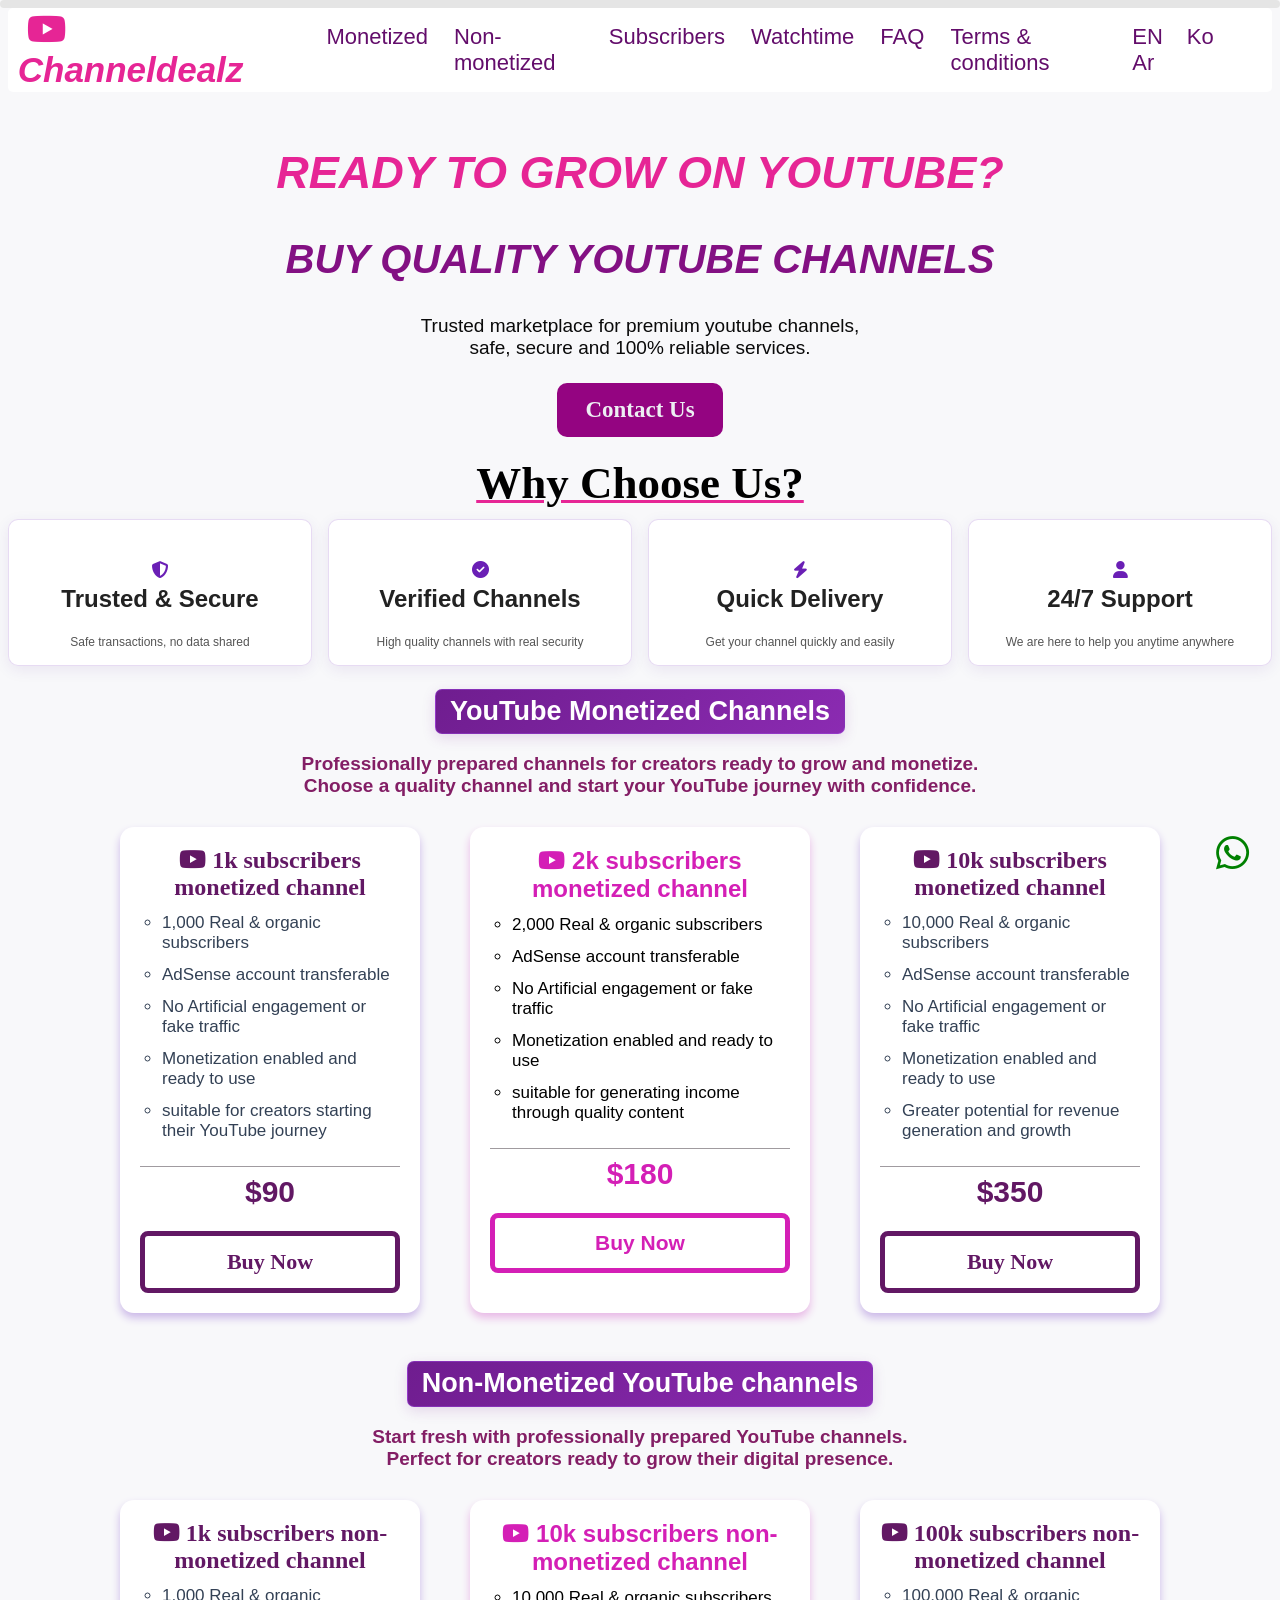
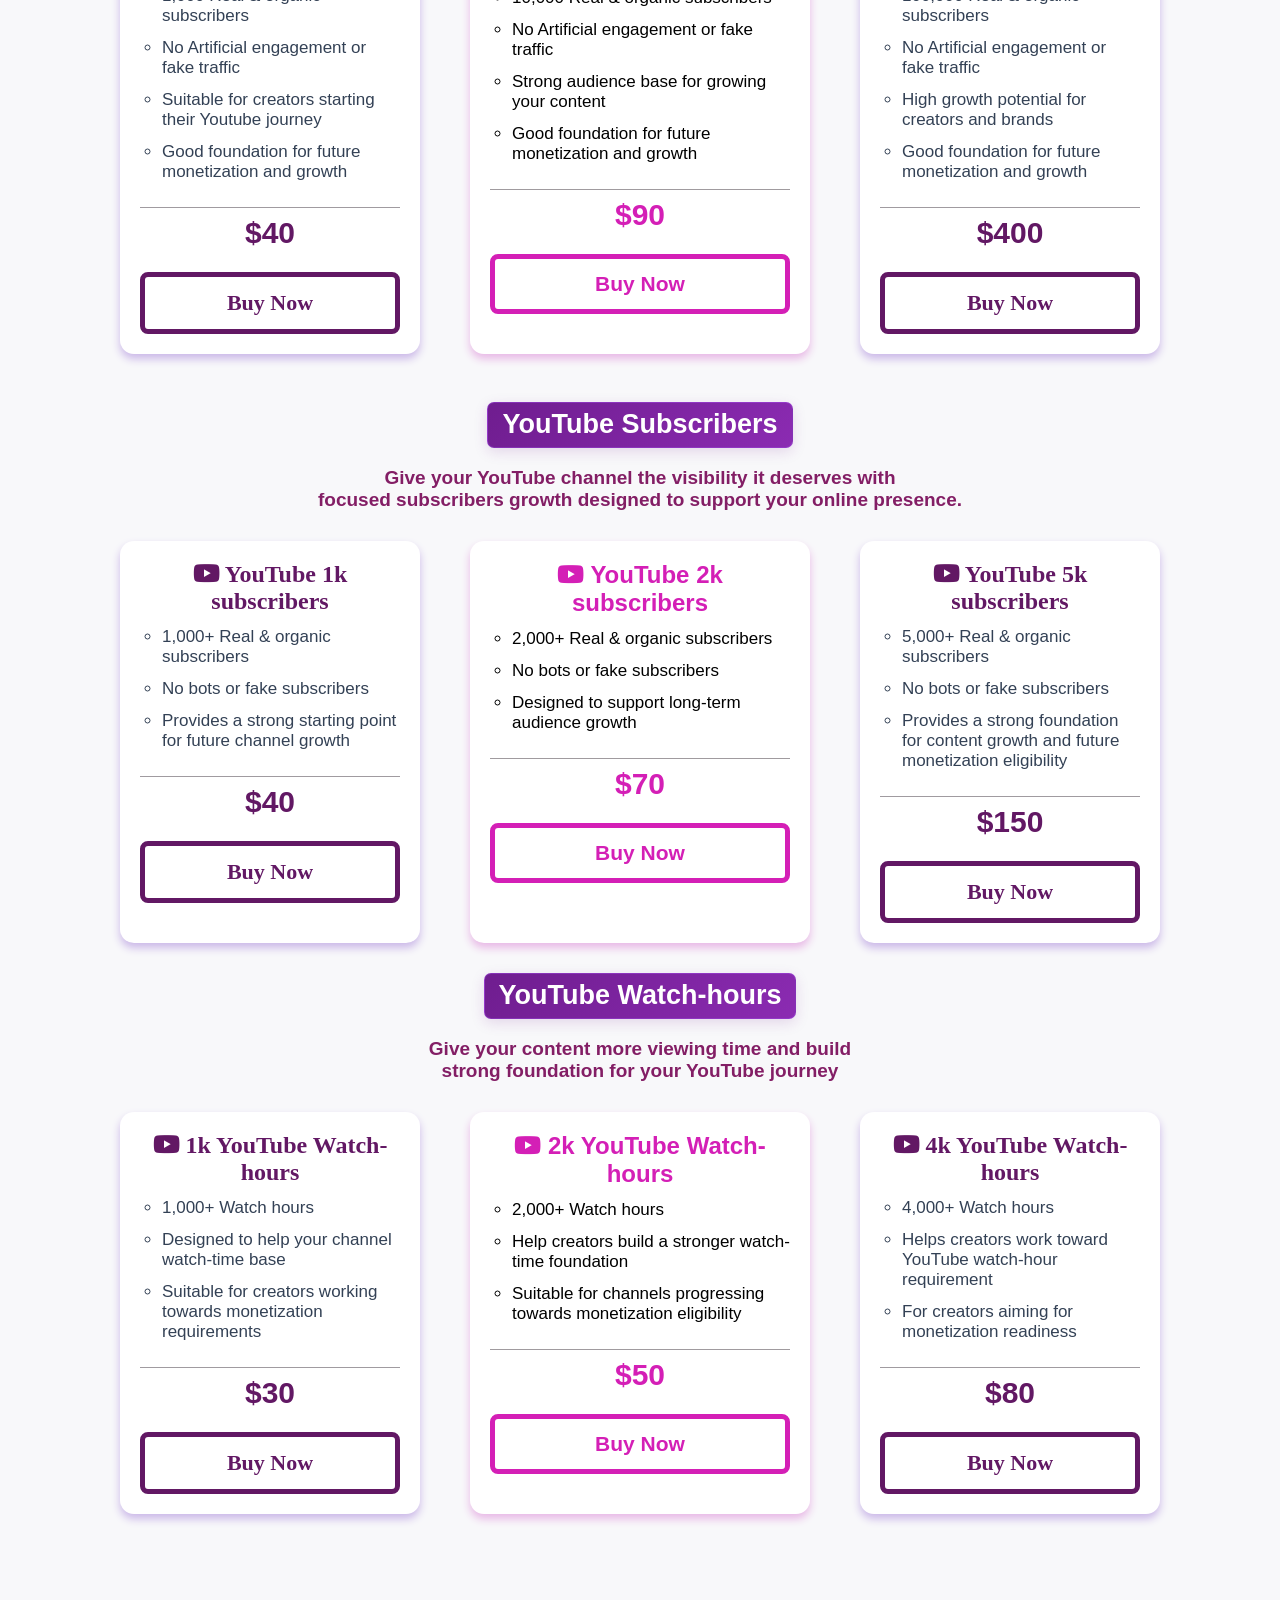
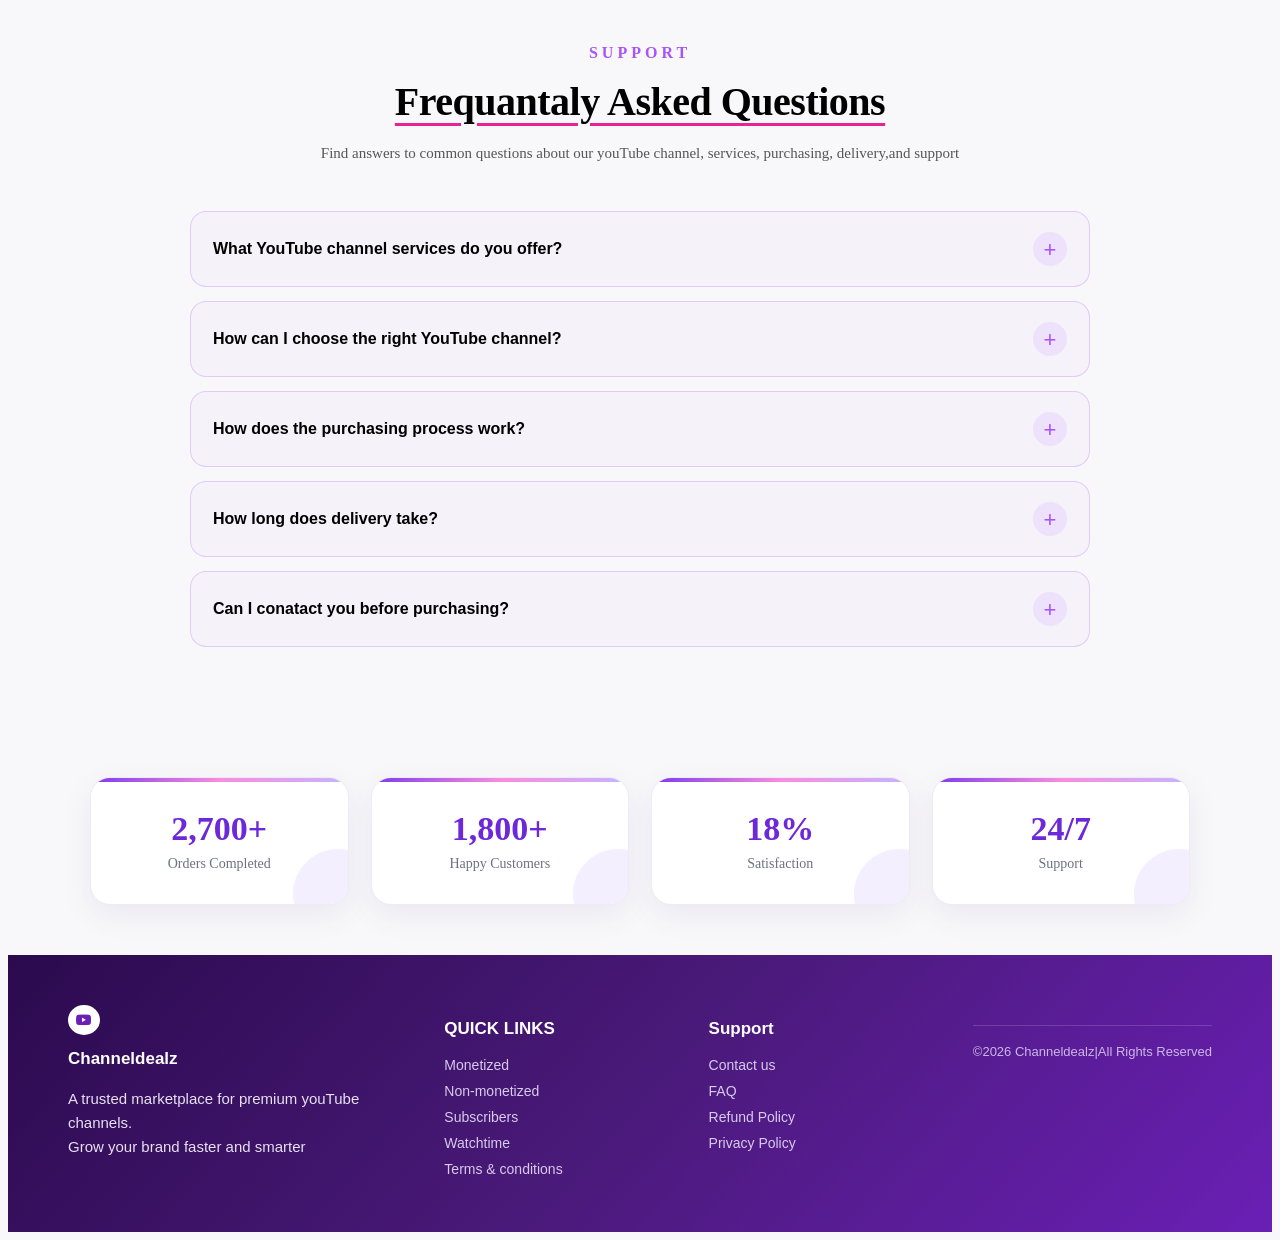
<file: index.html>
<!DOCTYPE html>
<html lang="en">
<head>
    <meta charset="UTF-8">
    <meta name="viewport" content="width=device-width, initial-scale=1.0">
   <title>Buy Quality YouTube Channels | Trusted & Reliable</title>
<meta name="description" content="Buy quality YouTube channels with subscribers, watch hours, 
and monetization options. Explore reliable channels and find the right fit for your needs.">
    
    <link rel="stylesheet" href="style.css">
    <link rel="stylesheet" href="https://cdnjs.cloudflare.com/ajax/libs/font-awesome/6.5.2/css/all.min.css">
</head>
<body>
    <div class="progress">
     <div id="progress-bar"></div>
    </div>
    <header>
        <nav class="ao">
            <div class="o">
                <span>&nbsp;&nbsp;<i class="fa-brands fa-youtube"></i>&nbsp;Channeldealz</span></div>
            <ul>
            <li><a href="#channel">Monetized&nbsp;</a></li>
            <li><a href="#non">Non-monetized&nbsp;</a></li>
            <li><a href="#subscribers">Subscribers&nbsp;</a></li>
            <li><a href="#watch-time">Watchtime&nbsp;</a></li>
            <li><a href="#faq">FAQ&nbsp;</a></li>
            <li><a href="terms.html" target="_blank">Terms & conditions</a></li>
            </ul>
            <div class="languages">
    <a href="./index.html">EN</a>
    <a href="ko/index.html">Ko</a>
    <a href="ar/index.html">Ar</a>
</div>
        </nav>
    </header><br>
    <section id="home">
    <div class="zo">
    <h2 class="co">READY TO GROW ON YOUTUBE?</h2>
    <h2 class="bo">BUY QUALITY YOUTUBE CHANNELS</h2>
    <p>Trusted marketplace for premium youtube channels,<br>safe, secure and 100% reliable services.</p><br>
    <div class="f"><a href="mailto:sikandariqbalmillionaire@gmail.com">Contact Us</a></div>
     <div class="why-us">Why Choose Us?</div>
    <div class="yo">
    <div class="xo"><h2><i class="fa-solid fa-shield-halved"></i>
        <br>Trusted & Secure</h2><p>Safe transactions,&nbsp;no data shared </p></div>
    <div class="xo"><h2><i class="fa-solid fa-circle-check"></i><br>
        Verified Channels</h2><p>High quality channels with real security</p></div>
    <div class="xo"><h2><i class="fa-solid fa-bolt"></i><br>Quick Delivery</h2><p>Get your channel quickly and easily</p></div>
    <div class="xo"><h2><i class="fa-solid fa-user"></i><br>24/7&nbsp;Support</h2><p>We are here to help you anytime anywhere</p></div>
    </div>
    </div>
    </section><br>
<section id="channel">
    <h1>YouTube Monetized Channels</h1>
    <h3>Professionally prepared channels for creators ready to grow and monetize.<br>
        Choose a quality channel and start your YouTube journey with confidence.
    </h3>
    <div class="jo">
    <div class="no">
        <h2><i class="fa-brands fa-youtube"></i>&nbsp;1k subscribers monetized channel</h2>
        <ul>
            <li>1,000 Real & organic subscribers</li>
            <li>AdSense account transferable</li>
            <li>No Artificial engagement or fake traffic</li>
            <li>Monetization enabled and ready to use</li>
            <li>suitable for creators starting their YouTube journey</li>
        </ul>
        <div class="wo"></div>
         <h3>$90</h3>
        <a href="https://wa.me/923251877429" target="_blank">Buy Now</a>
    </div>
     <div class="go">
        <h2><i class="fa-brands fa-youtube"></i>&nbsp;2k subscribers monetized channel</h2>
        <ul>
            <li>2,000 Real & organic subscribers</li>
            <li>AdSense account transferable</li>
            <li>No Artificial engagement or fake traffic</li>
            <li>Monetization enabled and ready to use</li>
            <li>suitable for generating income through quality content</li>
        </ul>
        <div class="x"></div>
         <h3>$180</h3>
        <a href="https://wa.me/923251877429" target="_blank">Buy Now</a>
    </div>
    <div class="no">
        <h2><i class="fa-brands fa-youtube"></i>&nbsp;10k subscribers monetized channel</h2>
        <ul>
            <li>10,000 Real & organic subscribers</li>
            <li>AdSense account transferable</li>
            <li>No Artificial engagement or fake traffic</li>
            <li>Monetization enabled and ready to use</li>
            <li>Greater potential for revenue generation and growth</li>
        </ul>
        <div class="wo"></div>
        <h3>$350</h3>
        <a href="https://wa.me/923251877429" target="_blank">Buy Now</a>
    </div>
    </div>
</section><br>
<section id="non">
    <h1>Non-Monetized YouTube channels</h1>
    <h3>Start fresh with professionally prepared YouTube channels.<br>
        Perfect for creators ready to grow their digital presence.
    </h3>
    <div class="jo">
    <div class="no">
        <h2><i class="fa-brands fa-youtube"></i>&nbsp;1k subscribers non-monetized channel</h2>
        <ul>
            <li>1,000 Real & organic subscribers</li>
            <li>No Artificial engagement or fake traffic</li>
            <li>Suitable for creators starting their Youtube journey</li>
            <li>Good foundation for future monetization and growth</li>
        </ul>
        <div class="wo"></div>
         <h3>$40</h3>
        <a href="https://wa.me/923251877429" target="_blank">Buy Now</a>
    </div>
   <div class="go">
        <h2><i class="fa-brands fa-youtube"></i>&nbsp;10k subscribers non-monetized channel</h2>
        <ul>
            <li>10,000 Real & organic subscribers</li>
            <li>No Artificial engagement or fake traffic</li>
            <li>Strong audience base for growing your content</li>
            <li>Good foundation for future monetization and growth</li>
        </ul>
        <div class="x"></div>
         <h3>$90</h3>
        <a href="https://wa.me/923251877429" target="_blank">Buy Now</a>
    </div>
    <div class="no">
        <h2><i class="fa-brands fa-youtube"></i>&nbsp;100k subscribers non-monetized channel</h2>
        <ul>
            <li>100,000 Real & organic subscribers</li>
            <li>No Artificial engagement or fake traffic</li>
            <li>High growth potential for creators and brands</li>
            <li>Good foundation for future monetization and growth</li>
        </ul>
        <div class="wo"></div>
        <h3>$400</h3>
        <a href="https://wa.me/923251877429" target="_blank">Buy Now</a>
    </div>
    </div>
</section><br>
<section id="subscribers">
    <h1>YouTube Subscribers</h1>
    <h3>Give your YouTube channel the visibility it deserves with<br>
        focused subscribers growth designed to support your online presence.
    </h3>
    <div class="jo">
    <div class="no">
            <h2><i class="fa-brands fa-youtube"></i>&nbsp;YouTube 1k subscribers</h2>
            <ul>
            <li>1,000+ Real & organic subscribers</li>
            <li>No bots or fake subscribers</li>
            <li>Provides a strong starting point for future channel growth</li>
        </ul>
        <div class="wo"></div>
        <h3>$40</h3>
         <a href="https://wa.me/923251877429" target="_blank">Buy Now</a>
    </div>
    <div class="go">
            <h2><i class="fa-brands fa-youtube"></i>&nbsp;YouTube 2k subscribers</h2>
            <ul>
            <li>2,000+ Real & organic subscribers</li>
            <li>No bots or fake subscribers</li>
            <li>Designed to support long-term audience growth</li>
        </ul>
        <div class="x"></div>
         <h3>$70</h3>
         <a href="https://wa.me/923251877429" target="_blank">Buy Now</a>
    </div>
    <div class="no">
            <h2><i class="fa-brands fa-youtube"></i>&nbsp;YouTube 5k subscribers</h2>
            <ul>
            <li>5,000+ Real & organic subscribers</li>
            <li>No bots or fake subscribers</li>
            <li>Provides a strong foundation for content growth and future monetization eligibility</li>
        </ul>
        <div class="wo"></div>
         <h3>$150</h3>
         <a href="https://wa.me/923251877429" target="_blank">Buy Now</a>
    </div>
    </div>
</section>
<section id="watch-time">
    <h1>YouTube Watch-hours</h1>
    <h3>Give your content more viewing time and build <br> strong foundation
        for your YouTube journey
    </h3>
    <div class="jo">
    <div class="no">
        <h2><i class="fa-brands fa-youtube"></i>&nbsp;1k YouTube Watch-hours</h2>
        <ul>
            <li>1,000+ Watch hours</li>
            <li>Designed to help your channel watch-time base</li>
            <li>Suitable for creators working towards monetization requirements</li>
        </ul>
        <div class="wo"></div>
        <h3>$30</h3>
        <a href="https://wa.me/923251877429" target="_blank">Buy Now</a>
    </div>
    <div class="go">
        <h2><i class="fa-brands fa-youtube"></i>&nbsp;2k YouTube Watch-hours</h2>
        <ul>
            <li>2,000+ Watch hours</li>
            <li>Help creators build a stronger watch-time foundation</li>
            <li>Suitable for channels progressing towards monetization eligibility</li>
        </ul>
        <div class="x"></div>
         <h3>$50</h3>
        <a href="https://wa.me/923251877429" target="_blank">Buy Now</a>
    </div>
    <div class="no">
        <h2><i class="fa-brands fa-youtube"></i>&nbsp;4k YouTube Watch-hours</h2>
        <ul>
            <li>4,000+ Watch hours</li>
            <li>Helps creators work toward YouTube watch-hour requirement</li>
            <li>For creators aiming for monetization readiness</li>
        </ul>
        <div class="wo"></div>
        <h3>$80</h3>
        <a href="https://wa.me/923251877429" target="_blank">Buy Now</a>
    </div>
    </div>
</section>
<section id="faq" class="faq-section">
    <div class="faq-heading">
        <span>SUPPORT</span>
        <h2>Frequantaly Asked Questions</h2>
        <p>Find answers to common questions about our youTube channel,
            services, purchasing, delivery,and support</p>
    </div>
    <div class="faq-container">
        <div class="faq-item">
            <button class="faq-question"><span>What YouTube channel services
                do you offer?
            </span>
            <b>+</b>
        </button>
        <div class="faq-answer"><p>Channeldealz offers different YouTube services including
            watch hours,subscribers and monitization services.
        </p>
    </div>
        </div>
         <div class="faq-item">
            <button class="faq-question"><span>How can I choose the right YouTube channel?
            </span>
            <b>+</b>
        </button>
        <div class="faq-answer"><p>Review the details,subscribers,watch hours,category,
            and other information provided with each package before making your decision.
        </p>
    </div>
        </div>
        <div class="faq-item">
            <button class="faq-question"><span>How does the purchasing process work?
            </span>
            <b>+</b>
        </button>
        <div class="faq-answer"><p>Choose the package you are interested in and use the available contact 
            or purchase options to discuss the other and next steps.
        </p>
    </div>
        </div>
        <div class="faq-item">
            <button class="faq-question"><span>How long does delivery take?
            </span>
            <b>+</b>
        </button>
        <div class="faq-answer"><p>Delivery time can vary depending on the selected service
            .Contact us for the current
            delivery timeframe before placing an order.
        </p>
    </div>
        </div>
        <div class="faq-item">
            <button class="faq-question"><span>Can I conatact you before purchasing?
            </span>
            <b>+</b>
        </button>
        <div class="faq-answer"><p>Yes. If you have questions about a package or need 
            clarification before purchasing,contact channeldealz before purchasing.
        </p>
    </div>
        </div>
    </div>
</section>
<div class="stats" id="stats">

    <div class="stat-box">
        <h2 class="counter" data-target="15000">0</h2>
        <p>Orders Completed</p>
    </div>

    <div class="stat-box">
        <h2 class="counter" data-target="10000">0</h2>
        <p>Happy Customers</p>
    </div>

    <div class="stat-box">
        <h2 class="counter" data-target="99">0</h2>
        <p>Satisfaction</p>
    </div>

    <div class="stat-box">
        <h2>24/7</h2>
        <p>Support</p>
    </div>

</div>
<section>
    <div class="d">
    <div class="a"><i class="fa-brands fa-youtube"></i><h2>Channeldealz</h2>
        <p>A trusted marketplace for premium youTube channels.<br>Grow your brand faster and smarter</p>
    </div>
    <div class="b"><h2>QUICK LINKS</h2>
     <ul>
            <li><a href="#channel">Monetized&nbsp;</a></li>
            <li><a href="#non">Non-monetized&nbsp;</a></li>
            <li><a href="#subscribers">Subscribers&nbsp;</a></li>
            <li><a href="#watch-time">Watchtime&nbsp;</a></li>
            <li><a href="terms.html" target="_blank">Terms & conditions</a></li>
            </ul>
    </div>
    <div class="c"><h2>Support</h2>
        <ul>
            <li>Contact us</li>
            <li>FAQ</li>
            <li>Refund Policy</li>
            <li>Privacy Policy</li>
        </ul>
    </div>
    <footer>&copy;2026 Channeldealz|All Rights Reserved</footer>
    </div>
</section>
<a href="https://wa.me/923251877429" class="whatsapp" target="_blank"><i class="fa-brands fa-whatsapp"></i></a>
<script src="script.js"></script>
</body>
</html>
</file>
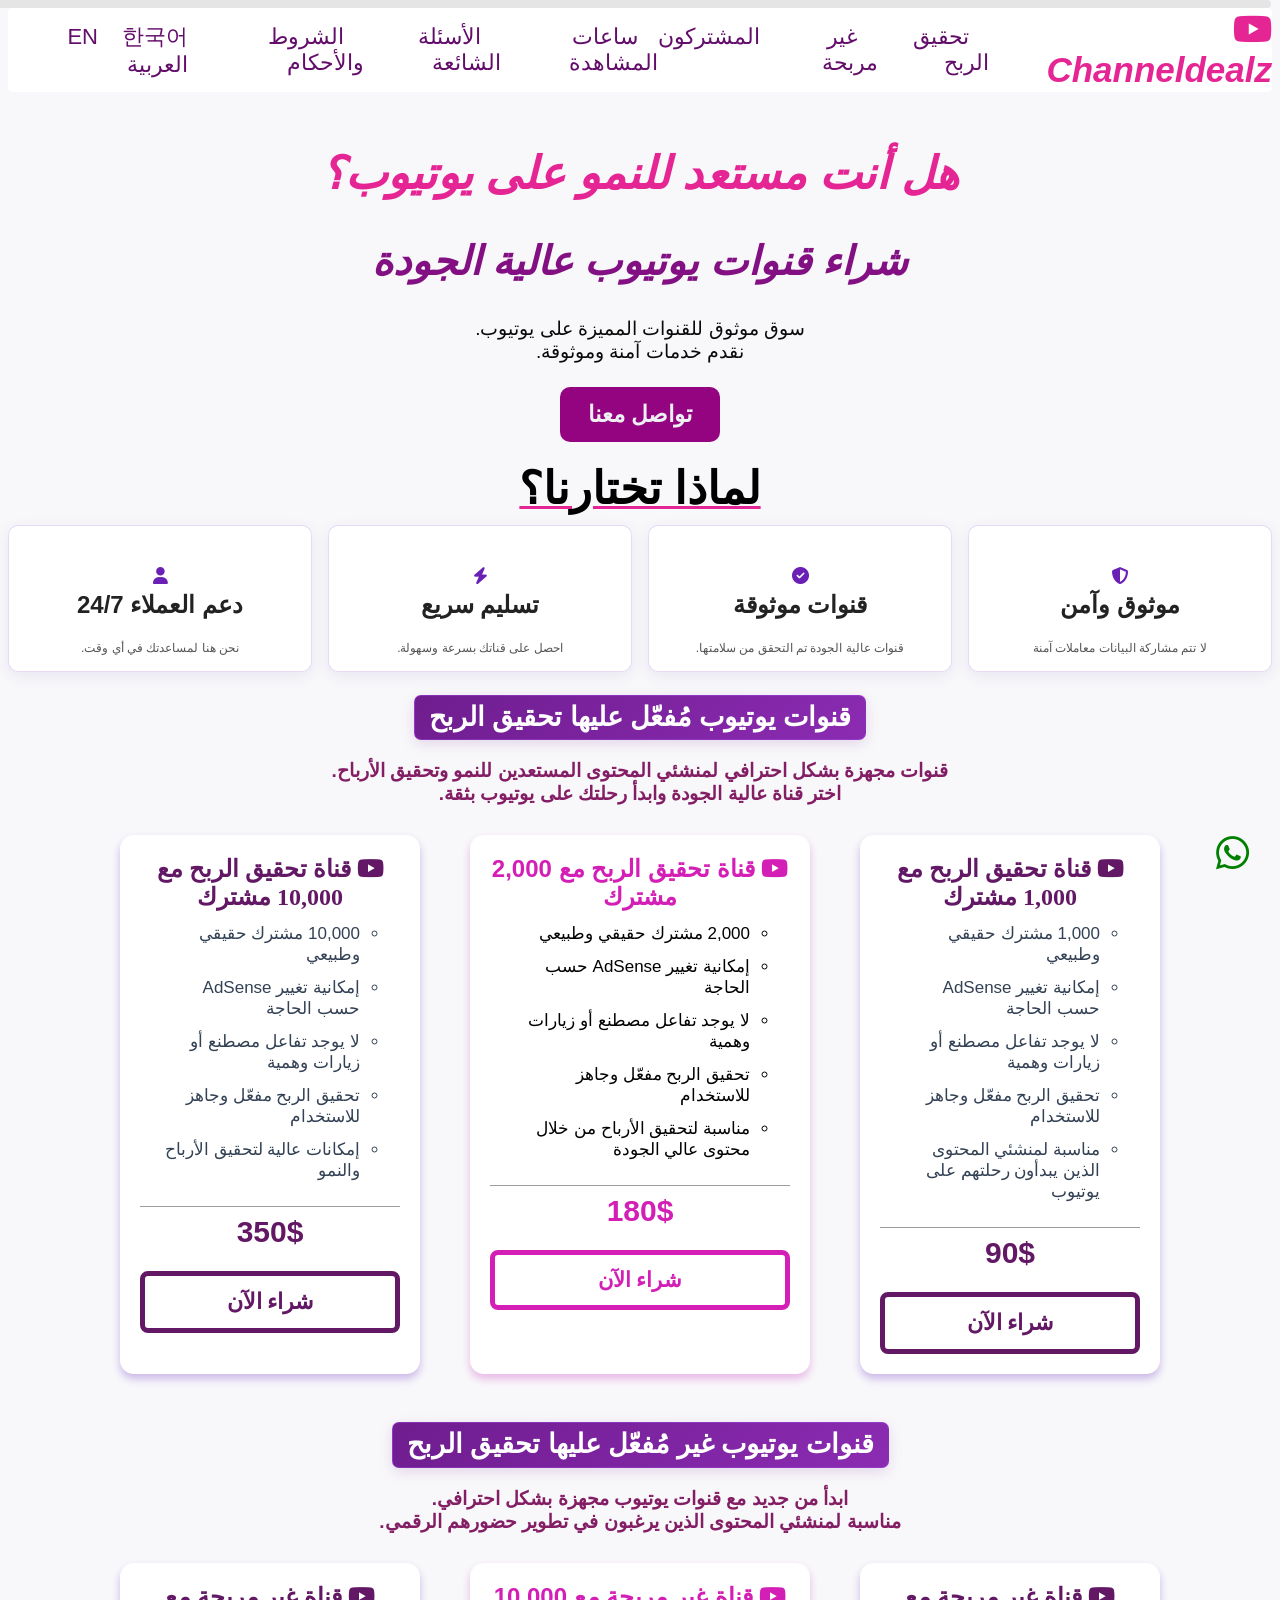
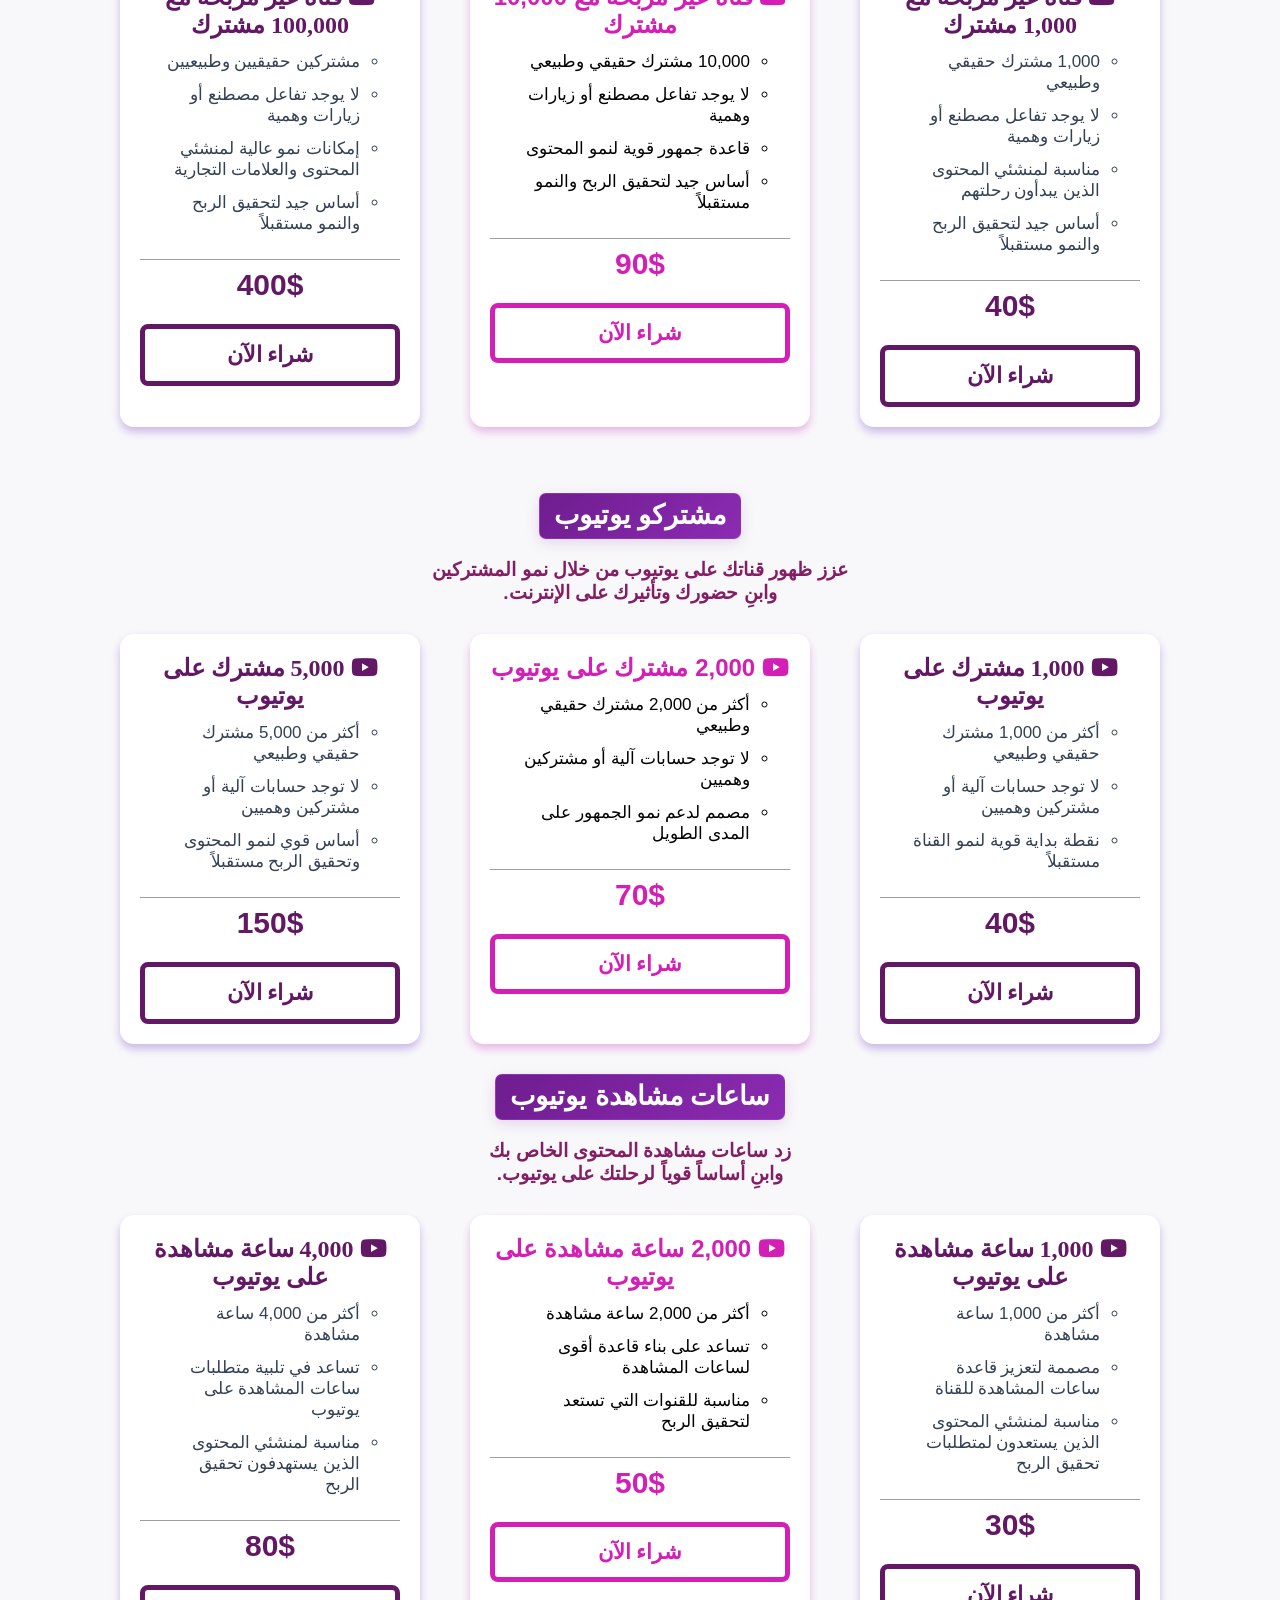
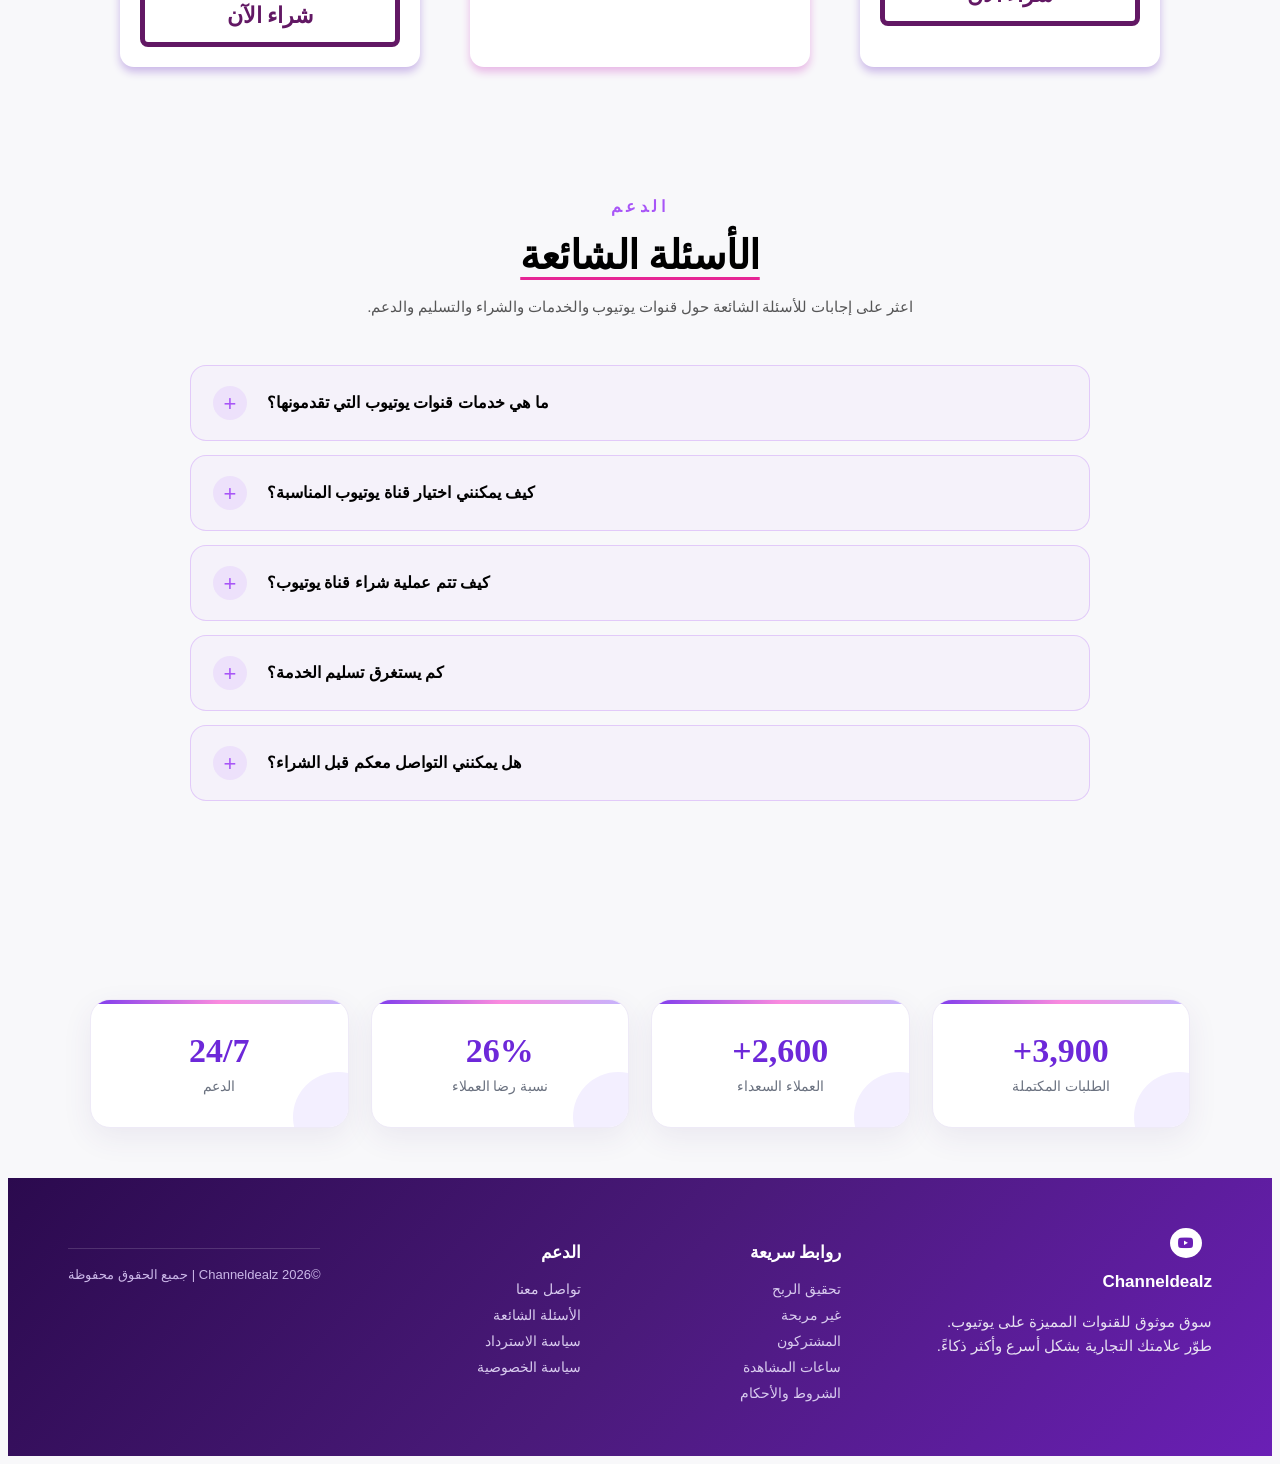
<file: ar/index.html>
<!DOCTYPE html>
<html lang="ar" dir="rtl">

<head>
    <meta charset="UTF-8">
    <meta name="viewport" content="width=device-width, initial-scale=1.0">
    
<title>شراء قنوات يوتيوب عالية الجودة | موثوقة وآمنة</title>
<meta name="description" content="اشترِ قنوات يوتيوب عالية الجودة مع خيارات متنوعة من المشتركين وساعات المشاهدة وتحقيق الربح. اكتشف قنوات موثوقة
 واختر القناة المناسبة لاحتياجاتك.">

    <link rel="stylesheet" href="../style.css">

    <link rel="stylesheet"
        href="https://cdnjs.cloudflare.com/ajax/libs/font-awesome/6.5.2/css/all.min.css">

    <link rel="alternate" hreflang="en" href="../index.html">
    <link rel="alternate" hreflang="ko" href="../ko/index.html">
    <link rel="alternate" hreflang="ar" href="./index.html">
    <link rel="alternate" hreflang="x-default" href="../index.html">
</head>


<body>
    <div class="progress">
      <div id="progress-bar"></div>
    </div>
    <!-- NAVBAR -->
    <header>

        <nav class="ao">

            <div class="o">
                <span>
                    <i class="fa-brands fa-youtube"></i>
                    Channeldealz
                </span>
            </div>

            <ul>
                <li><a href="#channel">تحقيق الربح</a></li>
                <li><a href="#non">غير مربحة</a></li>
                <li><a href="#subscribers">المشتركون</a></li>
                <li><a href="#watch-time">ساعات المشاهدة</a></li>
                <li><a href="#faq">الأسئلة الشائعة</a></li>
                <li><a href="terms.html">الشروط والأحكام</a></li>
            </ul>

            <div class="languages">
                <a href="../index.html">EN</a>
                <a href="../ko/index.html">한국어</a>
                <a href="./index.html">العربية</a>
            </div>

        </nav>

    </header>


    <br>


    <!-- HOME -->
    <section id="home">

        <div class="zo">

            <h2 class="co">
                هل أنت مستعد للنمو على يوتيوب؟
            </h2>

            <h2 class="bo">
                شراء قنوات يوتيوب عالية الجودة
            </h2>

            <p>
                سوق موثوق للقنوات المميزة على يوتيوب.<br>
                نقدم خدمات آمنة وموثوقة.
            </p>

            <br>

            <div class="f">
                <a href="mailto:sikandariqbalmillionaire@gmail.com">
                    تواصل معنا
                </a>
            </div>
            <div class="why-us">لماذا تختارنا؟</div>

            <div class="yo">

                <div class="xo">

                    <h2>
                        <i class="fa-solid fa-shield-halved"></i>
                        <br>
                        موثوق وآمن
                    </h2>

                    <p>
                       لا تتم مشاركة البيانات معاملات آمنة  
                    </p>

                </div>


                <div class="xo">

                    <h2>
                        <i class="fa-solid fa-circle-check"></i>
                        <br>
                        قنوات موثوقة
                    </h2>

                    <p>
                        قنوات عالية الجودة تم التحقق من سلامتها.
                    </p>

                </div>


                <div class="xo">

                    <h2>
                        <i class="fa-solid fa-bolt"></i>
                        <br>
                        تسليم سريع
                    </h2>

                    <p>
                        احصل على قناتك بسرعة وسهولة.
                    </p>

                </div>


                <div class="xo">

                    <h2>
                        <i class="fa-solid fa-user"></i>
                        <br>
                        دعم العملاء 24/7
                    </h2>

                    <p>
                        نحن هنا لمساعدتك في أي وقت.
                    </p>

                </div>

            </div>

        </div>

    </section>


    <br>


    <!-- MONETIZED CHANNELS -->
    <section id="channel">

        <h1>
            قنوات يوتيوب مُفعّل عليها تحقيق الربح
        </h1>

        <h3>
            قنوات مجهزة بشكل احترافي لمنشئي المحتوى المستعدين للنمو وتحقيق الأرباح.<br>
            اختر قناة عالية الجودة وابدأ رحلتك على يوتيوب بثقة.
        </h3>


        <div class="jo">


            <div class="no">

                <h2>
                    <i class="fa-brands fa-youtube"></i>
                    قناة تحقيق الربح مع 1,000 مشترك
                </h2>

                <ul>

                    <li>
                        1,000 مشترك حقيقي وطبيعي
                    </li>

                    <li>
                        إمكانية تغيير AdSense حسب الحاجة
                    </li>

                    <li>
                        لا يوجد تفاعل مصطنع أو زيارات وهمية
                    </li>

                    <li>
                        تحقيق الربح مفعّل وجاهز للاستخدام
                    </li>

                    <li>
                        مناسبة لمنشئي المحتوى الذين يبدأون رحلتهم على يوتيوب
                    </li>

                </ul>

                <div class="wo"></div>

                <h3>
                    90$
                </h3>

                <a href="https://wa.me/923251877429" target="_blank">
                    شراء الآن
                </a>

            </div>


            <div class="go">

                <h2>
                    <i class="fa-brands fa-youtube"></i>
                    قناة تحقيق الربح مع 2,000 مشترك
                </h2>

                <ul>

                    <li>
                        2,000 مشترك حقيقي وطبيعي
                    </li>

                    <li>
                        إمكانية تغيير AdSense حسب الحاجة
                    </li>

                    <li>
                        لا يوجد تفاعل مصطنع أو زيارات وهمية
                    </li>

                    <li>
                        تحقيق الربح مفعّل وجاهز للاستخدام
                    </li>

                    <li>
                        مناسبة لتحقيق الأرباح من خلال محتوى عالي الجودة
                    </li>

                </ul>

                <div class="x"></div>

                <h3>
                    180$
                </h3>

                <a href="https://wa.me/923251877429" target="_blank">
                    شراء الآن
                </a>

            </div>


            <div class="no">

                <h2>
                    <i class="fa-brands fa-youtube"></i>
                    قناة تحقيق الربح مع 10,000 مشترك
                </h2>

                <ul>

                    <li>
                        10,000 مشترك حقيقي وطبيعي
                    </li>

                    <li>
                        إمكانية تغيير AdSense حسب الحاجة
                    </li>

                    <li>
                        لا يوجد تفاعل مصطنع أو زيارات وهمية
                    </li>

                    <li>
                        تحقيق الربح مفعّل وجاهز للاستخدام
                    </li>

                    <li>
                        إمكانات عالية لتحقيق الأرباح والنمو
                    </li>

                </ul>

                <div class="wo"></div>

                <h3>
                    350$
                </h3>

                <a href="https://wa.me/923251877429" target="_blank">
                    شراء الآن
                </a>

            </div>

        </div>

    </section>


    <br>


    <!-- NON MONETIZED CHANNELS -->
    <section id="non">

        <h1>
            قنوات يوتيوب غير مُفعّل عليها تحقيق الربح
        </h1>

        <h3>
            ابدأ من جديد مع قنوات يوتيوب مجهزة بشكل احترافي.<br>
            مناسبة لمنشئي المحتوى الذين يرغبون في تطوير حضورهم الرقمي.
        </h3>

        <div class="jo">
            <div class="no">

                <h2>
                    <i class="fa-brands fa-youtube"></i>
                    قناة غير مربحة مع 1,000 مشترك
                </h2>

                <ul>

                    <li>
                        1,000 مشترك حقيقي وطبيعي
                    </li>

                    <li>
                        لا يوجد تفاعل مصطنع أو زيارات وهمية
                    </li>

                    <li>
                        مناسبة لمنشئي المحتوى الذين يبدأون رحلتهم
                    </li>

                    <li>
                        أساس جيد لتحقيق الربح والنمو مستقبلاً
                    </li>

                </ul>

                <div class="wo"></div>

                <h3>
                    40$
                </h3>

                <a href="https://wa.me/923251877429" target="_blank">
                    شراء الآن
                </a>

            </div>


            <div class="go">

                <h2>
                    <i class="fa-brands fa-youtube"></i>
                    قناة غير مربحة مع 10,000 مشترك
                </h2>

                <ul>

                    <li>
                        10,000 مشترك حقيقي وطبيعي
                    </li>

                    <li>
                        لا يوجد تفاعل مصطنع أو زيارات وهمية
                    </li>

                    <li>
                        قاعدة جمهور قوية لنمو المحتوى
                    </li>

                    <li>
                        أساس جيد لتحقيق الربح والنمو مستقبلاً
                    </li>

                </ul>

                <div class="x"></div>

                <h3>
                    90$
                </h3>

                <a href="https://wa.me/923251877429" target="_blank">
                    شراء الآن
                </a>

            </div>


            <div class="no">

                <h2>
                    <i class="fa-brands fa-youtube"></i>
                    قناة غير مربحة مع 100,000 مشترك
                </h2>

                <ul>

                    <li>
                        مشتركين حقيقيين وطبيعيين
                    </li>

                    <li>
                        لا يوجد تفاعل مصطنع أو زيارات وهمية
                    </li>

                    <li>
                        إمكانات نمو عالية لمنشئي المحتوى والعلامات التجارية
                    </li>

                    <li>
                        أساس جيد لتحقيق الربح والنمو مستقبلاً
                    </li>

                </ul>

                <div class="wo"></div>

                <h3>
                    400$
                </h3>

                <a href="https://wa.me/923251877429" target="_blank">
                    شراء الآن
                </a>

            </div>

        </div>

    </section>


    <br><br>


    <!-- SUBSCRIBERS -->
    <section id="subscribers">

        <h1>
            مشتركو يوتيوب
        </h1>

        <h3>
            عزز ظهور قناتك على يوتيوب من خلال نمو المشتركين<br>
            وابنِ حضورك وتأثيرك على الإنترنت.
        </h3>


        <div class="jo">


            <div class="no">

                <h2>
                    <i class="fa-brands fa-youtube"></i>
                    1,000 مشترك على يوتيوب
                </h2>

                <ul>

                    <li>
                        أكثر من 1,000 مشترك حقيقي وطبيعي
                    </li>

                    <li>
                        لا توجد حسابات آلية أو مشتركين وهميين
                    </li>

                    <li>
                        نقطة بداية قوية لنمو القناة مستقبلاً
                    </li>

                </ul>

                <div class="wo"></div>

                <h3>
                    40$
                </h3>

                <a href="https://wa.me/923251877429" target="_blank">
                    شراء الآن
                </a>

            </div>


            <div class="go">

                <h2>
                    <i class="fa-brands fa-youtube"></i>
                    2,000 مشترك على يوتيوب
                </h2>

                <ul>

                    <li>
                        أكثر من 2,000 مشترك حقيقي وطبيعي
                    </li>

                    <li>
                        لا توجد حسابات آلية أو مشتركين وهميين
                    </li>

                    <li>
                        مصمم لدعم نمو الجمهور على المدى الطويل
                    </li>

                </ul>

                <div class="x"></div>

                <h3>
                    70$
                </h3>

                <a href="https://wa.me/923251877429" target="_blank">
                    شراء الآن
                </a>

            </div>


            <div class="no">

                <h2>
                    <i class="fa-brands fa-youtube"></i>
                    5,000 مشترك على يوتيوب
                </h2>

                <ul>

                    <li>
                        أكثر من 5,000 مشترك حقيقي وطبيعي
                    </li>

                    <li>
                        لا توجد حسابات آلية أو مشتركين وهميين
                    </li>

                    <li>
                        أساس قوي لنمو المحتوى وتحقيق الربح مستقبلاً
                    </li>

                </ul>

                <div class="wo"></div>

                <h3>
                    150$
                </h3>

                <a href="https://wa.me/923251877429" target="_blank">
                    شراء الآن
                </a>

            </div>

        </div>

    </section>


    <!-- WATCH TIME -->
    <section id="watch-time">

        <h1>
            ساعات مشاهدة يوتيوب
        </h1>

        <h3>
            زد ساعات مشاهدة المحتوى الخاص بك<br>
            وابنِ أساساً قوياً لرحلتك على يوتيوب.
        </h3>


        <div class="jo">


            <div class="no">

                <h2>
                    <i class="fa-brands fa-youtube"></i>
                    1,000 ساعة مشاهدة على يوتيوب
                </h2>

                <ul>

                    <li>
                        أكثر من 1,000 ساعة مشاهدة
                    </li>

                    <li>
                        مصممة لتعزيز قاعدة ساعات المشاهدة للقناة
                    </li>

                    <li>
                        مناسبة لمنشئي المحتوى الذين يستعدون لمتطلبات تحقيق الربح
                    </li>

                </ul>

                <div class="wo"></div>

                <h3>
                    30$
                </h3>

                <a href="https://wa.me/923251877429" target="_blank">
                    شراء الآن
                </a>

            </div>


            <div class="go">

                <h2>
                    <i class="fa-brands fa-youtube"></i>
                    2,000 ساعة مشاهدة على يوتيوب
                </h2>

                <ul>

                    <li>
                        أكثر من 2,000 ساعة مشاهدة
                    </li>

                    <li>
                        تساعد على بناء قاعدة أقوى لساعات المشاهدة
                    </li>

                    <li>
                        مناسبة للقنوات التي تستعد لتحقيق الربح
                    </li>

                </ul>

                <div class="x"></div>

                <h3>
                    50$
                </h3>

                <a href="https://wa.me/923251877429" target="_blank">
                    شراء الآن
                </a>

            </div>


            <div class="no">

                <h2>
                    <i class="fa-brands fa-youtube"></i>
                    4,000 ساعة مشاهدة على يوتيوب
                </h2>

                <ul>

                    <li>
                        أكثر من 4,000 ساعة مشاهدة
                    </li>

                    <li>
                        تساعد في تلبية متطلبات ساعات المشاهدة على يوتيوب
                    </li>

                    <li>
                        مناسبة لمنشئي المحتوى الذين يستهدفون تحقيق الربح
                    </li>

                </ul>

                <div class="wo"></div>

                <h3>
                    80$
                </h3>

                <a href="https://wa.me/923251877429" target="_blank">
                    شراء الآن
                </a>

            </div>

        </div>
    </section>
    <section id="faq" class="faq-section">
    <div class="faq-heading">
        <span>الدعم</span>
        <h2>الأسئلة الشائعة</h2>
        <p>اعثر على إجابات للأسئلة الشائعة حول قنوات يوتيوب والخدمات والشراء والتسليم والدعم.</p>
    </div>

    <div class="faq-container">

        <div class="faq-item">
            <button class="faq-question">
                <span>ما هي خدمات قنوات يوتيوب التي تقدمونها؟</span>
                <b>+</b>
            </button>
            <div class="faq-answer">
                <p>تقدم Channeldealz خدمات متنوعة لقنوات يوتيوب، بما في ذلك خدمات ساعات المشاهدة والمشتركين وتحقيق الربح.</p>
            </div>
        </div>

        <div class="faq-item">
            <button class="faq-question">
                <span>كيف يمكنني اختيار قناة يوتيوب المناسبة؟</span>
                <b>+</b>
            </button>
            <div class="faq-answer">
                <p>راجع تفاصيل كل باقة، بما في ذلك عدد المشتركين وساعات المشاهدة والفئة والمعلومات الأخرى المتوفرة قبل اتخاذ قرارك.</p>
            </div>
        </div>

        <div class="faq-item">
            <button class="faq-question">
                <span>كيف تتم عملية شراء قناة يوتيوب؟</span>
                <b>+</b>
            </button>
            <div class="faq-answer">
                <p>اختر الباقة التي تناسبك، ثم استخدم خيارات التواصل أو الشراء المتاحة لمناقشة الطلب والخطوات التالية.</p>
            </div>
        </div>

        <div class="faq-item">
            <button class="faq-question">
                <span>كم يستغرق تسليم الخدمة؟</span>
                <b>+</b>
            </button>
            <div class="faq-answer">
                <p>قد يختلف وقت التسليم حسب الخدمة المختارة. تواصل معنا لمعرفة مدة التسليم الحالية قبل تقديم الطلب.</p>
            </div>
        </div>

        <div class="faq-item">
            <button class="faq-question">
                <span>هل يمكنني التواصل معكم قبل الشراء؟</span>
                <b>+</b>
            </button>
            <div class="faq-answer">
                <p>نعم. إذا كانت لديك أسئلة حول إحدى الباقات أو تحتاج إلى توضيح قبل الشراء، يمكنك التواصل مع Channeldealz للحصول على المساعدة.</p>
            </div>
        </div>

    </div>
</section><br>
<div class="stats" id="stats">

    <div class="stat-box">
        <h2 class="counter" data-target="15000">0</h2>
        <p>الطلبات المكتملة</p>
    </div>

    <div class="stat-box">
        <h2 class="counter" data-target="10000">0</h2>
        <p>العملاء السعداء</p>
    </div>

    <div class="stat-box">
        <h2 class="counter" data-target="99">0</h2>
        <p>نسبة رضا العملاء</p>
    </div>

    <div class="stat-box">
        <h2>24/7</h2>
        <p>الدعم</p>
    </div>

</div>


    <!-- FOOTER -->
    <section>

        <div class="d">


            <div class="a">

                <i class="fa-brands fa-youtube"></i>

                <h2>
                    Channeldealz
                </h2>

                <p>
                    سوق موثوق للقنوات المميزة على يوتيوب.<br>
                    طوّر علامتك التجارية بشكل أسرع وأكثر ذكاءً.
                </p>

            </div>


            <div class="b">

                <h2>
                    روابط سريعة
                </h2>

                <ul>

                    <li>
                        <a href="#channel">تحقيق الربح</a>
                    </li>

                    <li>
                        <a href="#non">غير مربحة</a>
                    </li>

                    <li>
                        <a href="#subscribers">المشتركون</a>
                    </li>

                    <li>
                        <a href="#watch-time">ساعات المشاهدة</a>
                    </li>

                    <li>
                        <a href="terms.html">الشروط والأحكام</a>
                    </li>

                </ul>

            </div>


            <div class="c">

                <h2>
                    الدعم
                </h2>

                <ul>

                    <li>
                        تواصل معنا
                    </li>

                    <li>
                        الأسئلة الشائعة
                    </li>

                    <li>
                        سياسة الاسترداد
                    </li>

                    <li>
                        سياسة الخصوصية
                    </li>

                </ul>

            </div>


            <footer>
                &copy;2026 Channeldealz | جميع الحقوق محفوظة
            </footer>


        </div>
<a href="https://wa.me/923251877429" class="whatsapp" target="_blank"><i class="fa-brands fa-whatsapp"></i></a>
    </section>
<script src="../script.js"></script>

</body>

</html>
</file>
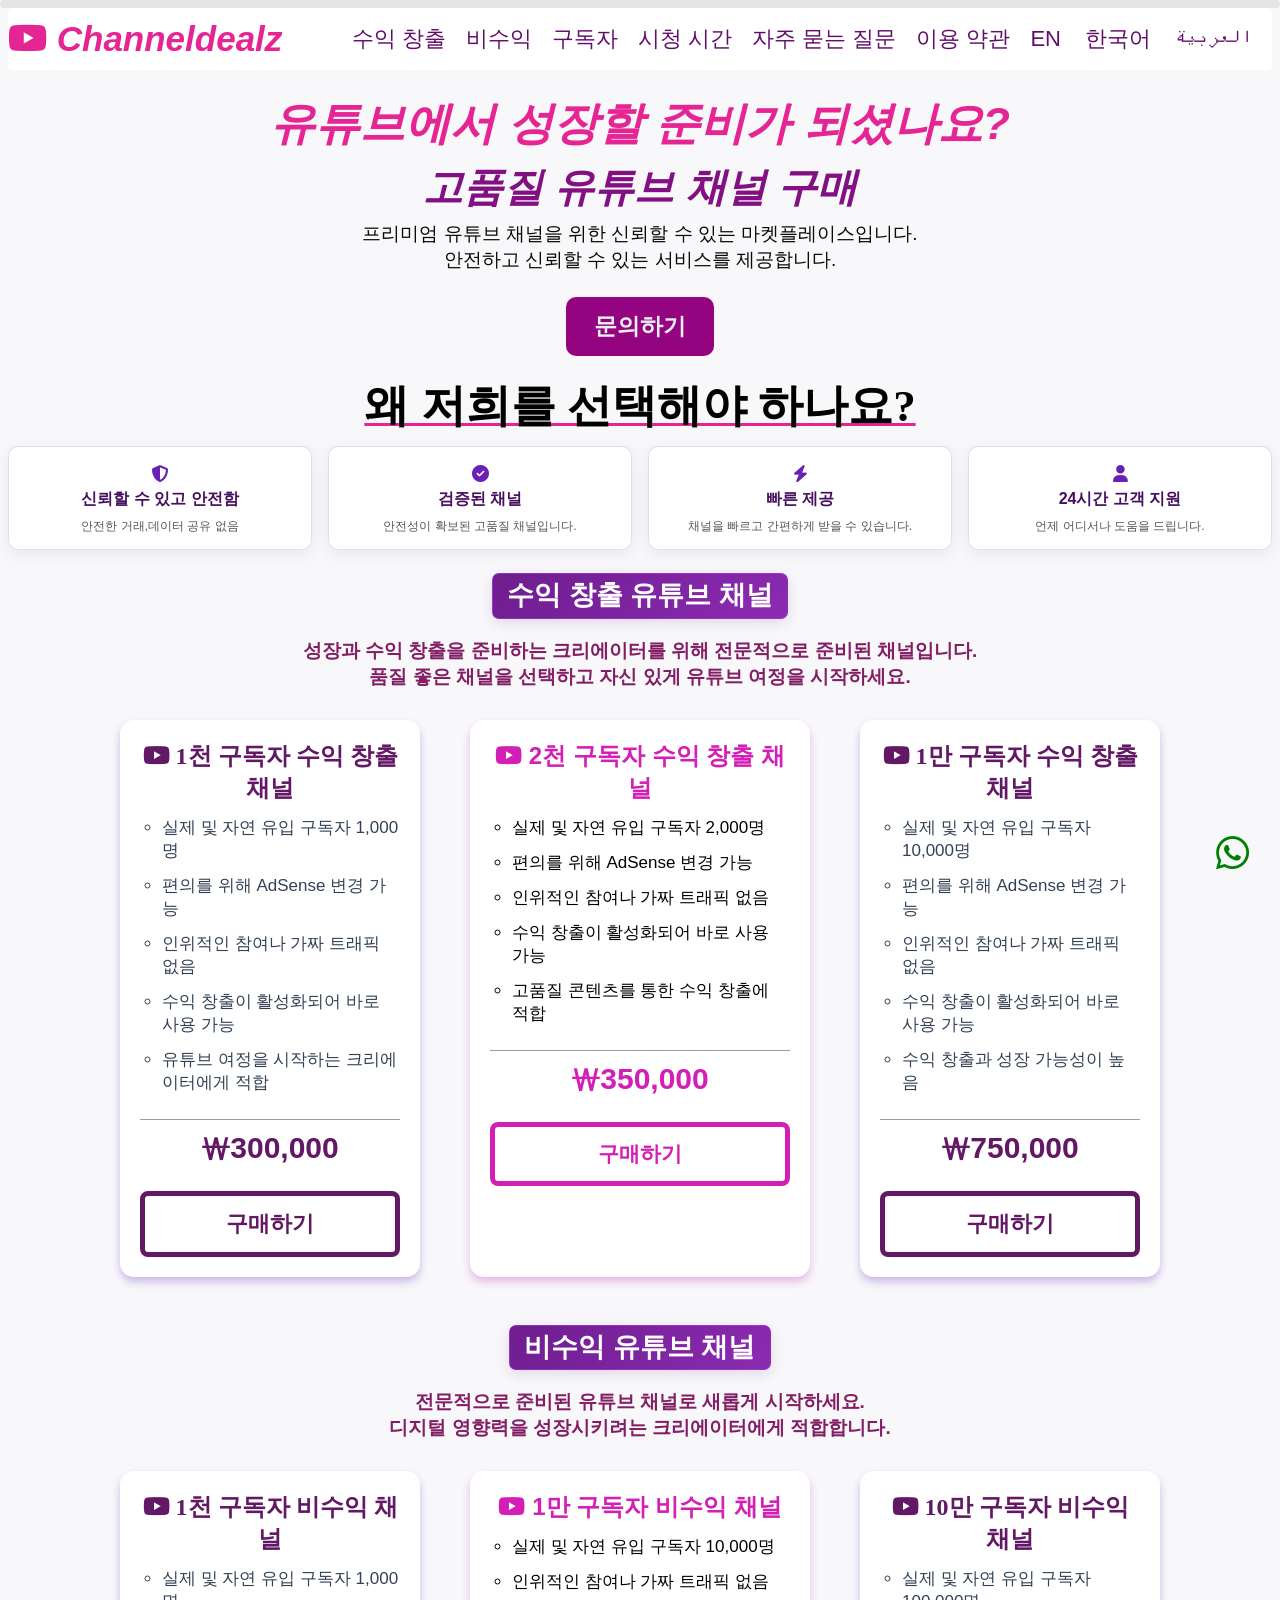
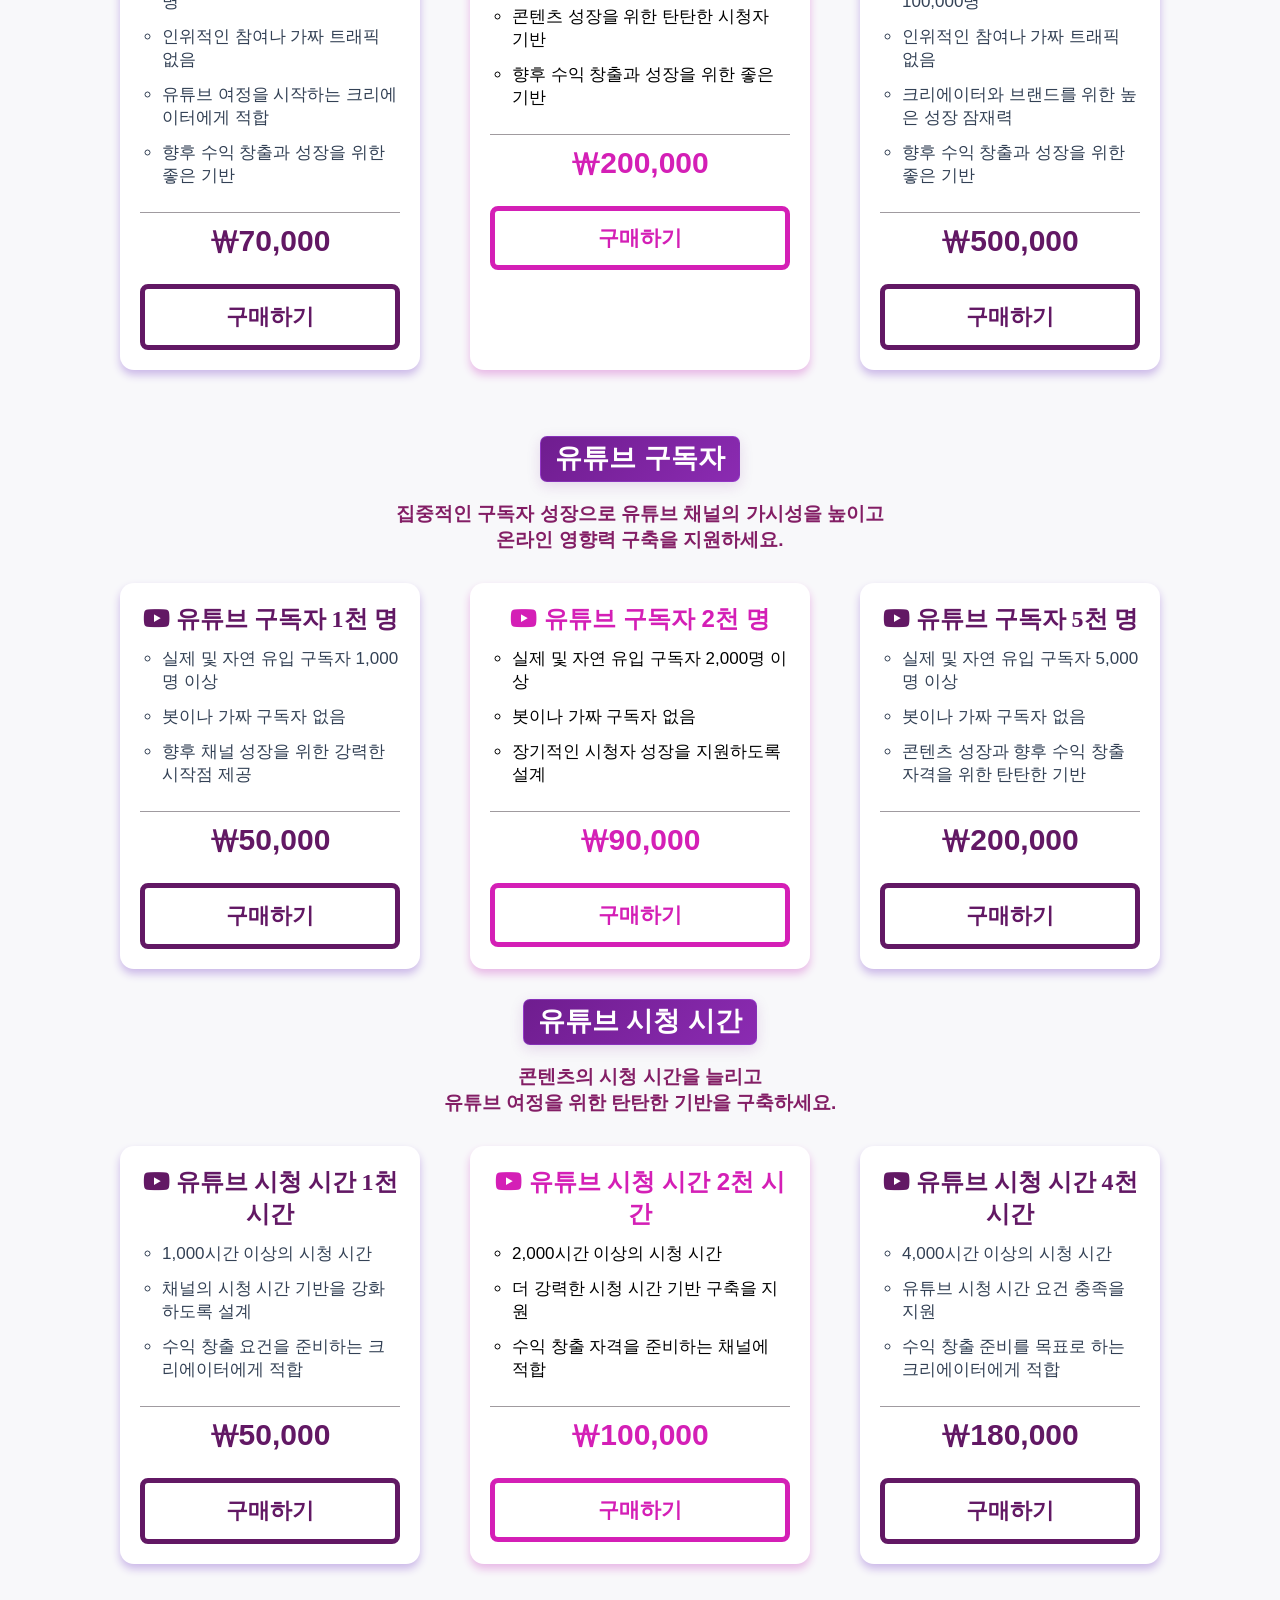
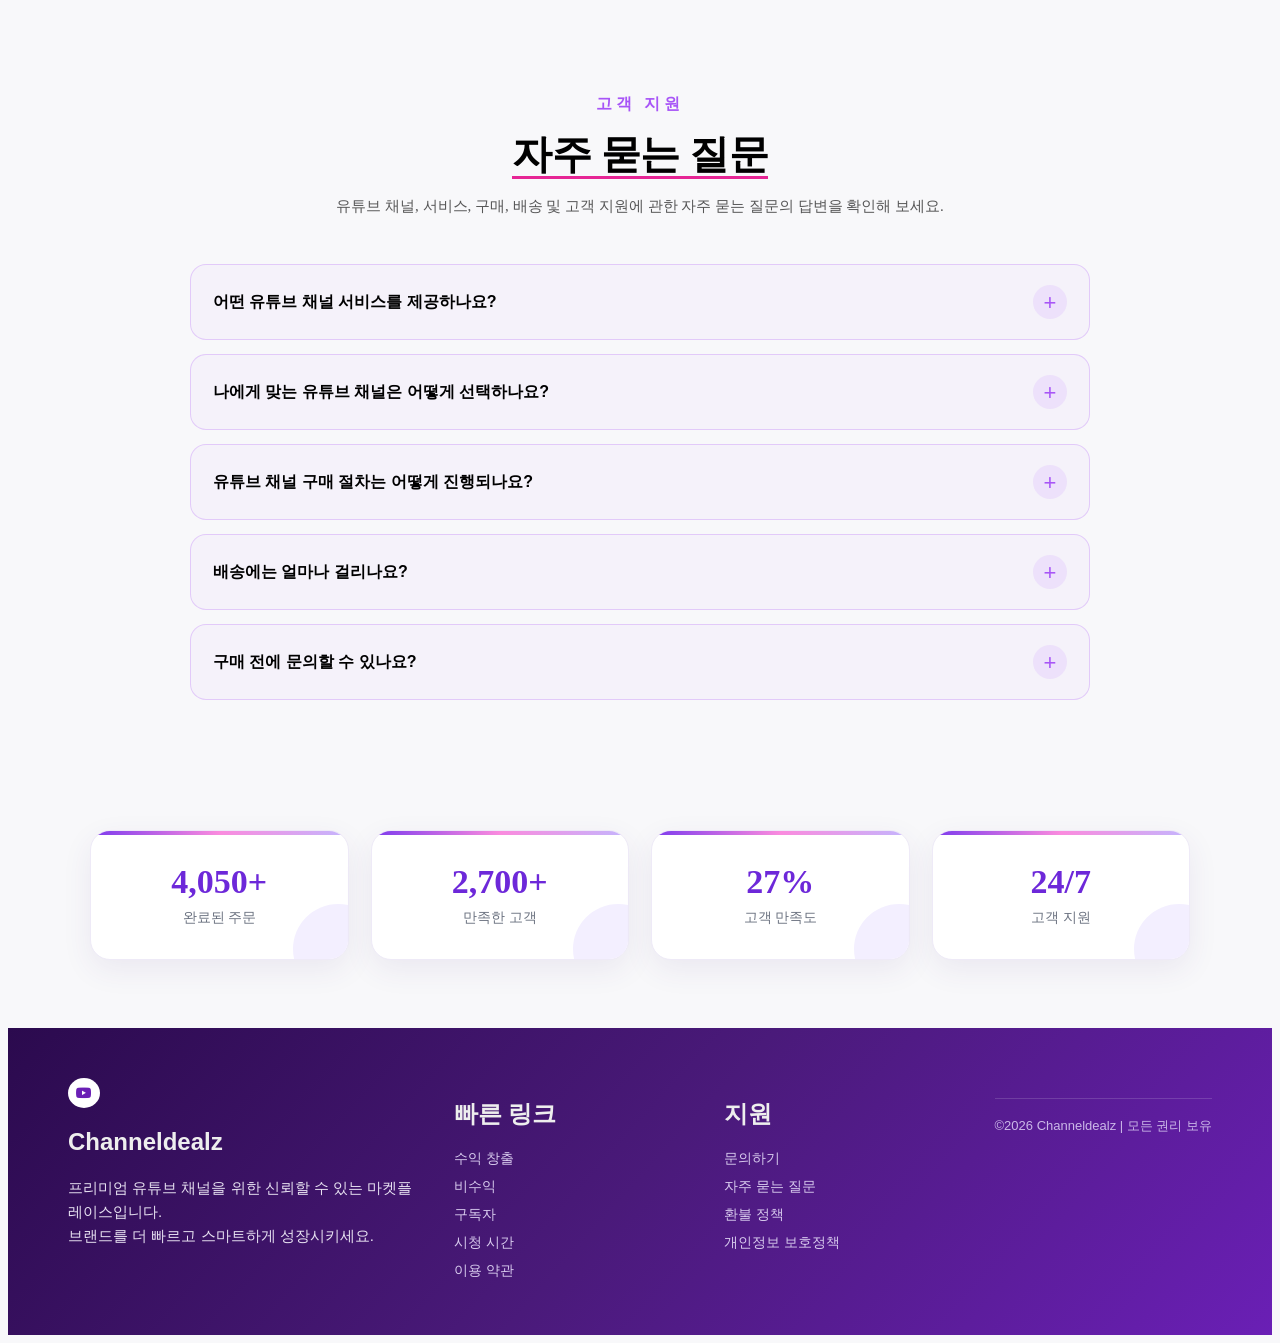
<file: ko/index.html>
<!DOCTYPE html>
<html lang="ko">

<head>
    <meta charset="UTF-8">
    <meta name="viewport" content="width=device-width, initial-scale=1.0">
    <title>고품질 유튜브 채널 구매 | 신뢰할 수 있는 채널</title>
<meta name="description" content="구독자, 시청 시간 및 수익 창출 옵션을 갖춘 고품질 유튜브 채널을 만나보세요. 
신뢰할 수 있는 채널을 비교하고 필요에 맞는 채널을 찾아보세요.">

    <link rel="stylesheet" href="../style.css">

    <link rel="stylesheet"
        href="https://cdnjs.cloudflare.com/ajax/libs/font-awesome/6.5.2/css/all.min.css">

    <link rel="alternate" hreflang="en" href="../index.html">
    <link rel="alternate" hreflang="ko" href="./index.html">
    <link rel="alternate" hreflang="ar" href="../ar/index.html">
    <link rel="alternate" hreflang="x-default" href="../index.html">
</head>


<body>
    <div class="progress">
      <div id="progress-bar"></div>
    </div>
    <!-- NAVBAR -->
    <header>

        <nav class="ao">

            <div class="o">
                <span>
                    <i class="fa-brands fa-youtube"></i>
                    Channeldealz
                </span>
            </div>

            <ul>
                <li><a href="#channel">수익 창출</a></li>
                <li><a href="#non">비수익</a></li>
                <li><a href="#subscribers">구독자</a></li>
                <li><a href="#watch-time">시청 시간</a></li>
                <li><a href="#faq">자주 묻는 질문</a></li>
                <li><a href="terms.html">이용 약관</a></li>
            </ul>
            <div class="languages">
    <a href="../index.html">EN</a>
    <a href="./index.html">한국어</a>
    <a href="../ar/index.html">العربية</a>
</div>

        </nav>

    </header>


    <br>


    <!-- HOME -->
    <section id="home">

        <div class="zo">

            <h1 class="co">
                유튜브에서 성장할 준비가 되셨나요?
            </h1>

            <h1 class="bo">
                고품질 유튜브 채널 구매
            </h1>

            <p>
                프리미엄 유튜브 채널을 위한 신뢰할 수 있는 마켓플레이스입니다.<br>
                안전하고 신뢰할 수 있는 서비스를 제공합니다.
            </p>

            <br>

            <div class="f">
                <a href="mailto:sikandariqbalmillionaire@gmail.com">
                    문의하기
                </a>
            </div>
            <div class="why-us">왜 저희를 선택해야 하나요?</div>

            <div class="yo">

                <div class="xo">

                    <h3>
                        <i class="fa-solid fa-shield-halved"></i>
                        <br>
                        신뢰할 수 있고 안전함
                    </h3>

                    <p>
                       안전한 거래,데이터 공유 없음
                    </p>

                </div>


                <div class="xo">

                    <h3>
                        <i class="fa-solid fa-circle-check"></i>
                        <br>
                        검증된 채널
                    </h3>

                    <p>
                        안전성이 확보된 고품질 채널입니다.
                    </p>

                </div>


                <div class="xo">

                    <h3>
                        <i class="fa-solid fa-bolt"></i>
                        <br>
                        빠른 제공
                    </h3>

                    <p>
                        채널을 빠르고 간편하게 받을 수 있습니다.
                    </p>

                </div>


                <div class="xo">

                    <h3>
                        <i class="fa-solid fa-user"></i>
                        <br>
                        24시간 고객 지원
                    </h3>

                    <p>
                        언제 어디서나 도움을 드립니다.
                    </p>

                </div>

            </div>

        </div>

    </section>


    <br>


    <!-- MONETIZED CHANNELS -->
    <section id="channel">

        <h1>
            수익 창출 유튜브 채널
        </h1>

        <h3>
            성장과 수익 창출을 준비하는 크리에이터를 위해 전문적으로 준비된 채널입니다.<br>
            품질 좋은 채널을 선택하고 자신 있게 유튜브 여정을 시작하세요.
        </h3>


        <div class="jo">


            <!-- CARD 1 -->
            <div class="no">

                <h2>
                    <i class="fa-brands fa-youtube"></i>
                    1천 구독자 수익 창출 채널
                </h2>

                <ul>

                    <li>
                        실제 및 자연 유입 구독자 1,000명
                    </li>

                    <li>
                        편의를 위해 AdSense 변경 가능
                    </li>

                    <li>
                        인위적인 참여나 가짜 트래픽 없음
                    </li>

                    <li>
                        수익 창출이 활성화되어 바로 사용 가능
                    </li>

                    <li>
                        유튜브 여정을 시작하는 크리에이터에게 적합
                    </li>

                </ul>

                <div class="wo"></div>

                <h3>
                    ₩300,000
                </h3>

                <a href="https://open.kakao.com/me/tubeyt" target="_blank">
                    구매하기
                </a>

            </div>


            <!-- CARD 2 -->
            <div class="go">

                <h2>
                    <i class="fa-brands fa-youtube"></i>
                    2천 구독자 수익 창출 채널
                </h2>

                <ul>

                    <li>
                        실제 및 자연 유입 구독자 2,000명
                    </li>

                    <li>
                        편의를 위해 AdSense 변경 가능
                    </li>

                    <li>
                        인위적인 참여나 가짜 트래픽 없음
                    </li>

                    <li>
                        수익 창출이 활성화되어 바로 사용 가능
                    </li>

                    <li>
                        고품질 콘텐츠를 통한 수익 창출에 적합
                    </li>

                </ul>

                <div class="x"></div>

                <h3>
                   ₩350,000
                </h3>

                <a href="https://open.kakao.com/me/tubeyt" target="_blank">
                    구매하기
                </a>

            </div>


            <!-- CARD 3 -->
            <div class="no">

                <h2>
                    <i class="fa-brands fa-youtube"></i>
                    1만 구독자 수익 창출 채널
                </h2>

                <ul>

                    <li>
                        실제 및 자연 유입 구독자 10,000명
                    </li>

                    <li>
                        편의를 위해 AdSense 변경 가능
                    </li>

                    <li>
                        인위적인 참여나 가짜 트래픽 없음
                    </li>

                    <li>
                        수익 창출이 활성화되어 바로 사용 가능
                    </li>

                    <li>
                        수익 창출과 성장 가능성이 높음
                    </li>

                </ul>

                <div class="wo"></div>

                <h3>
                   ₩750,000
                </h3>

                <a href="https://open.kakao.com/me/tubeyt" target="_blank">
                    구매하기
                </a>

            </div>

        </div>

    </section>


    <br>


    <!-- NON MONETIZED CHANNELS -->
    <section id="non">

        <h1>
            비수익 유튜브 채널
        </h1>

        <h3>
            전문적으로 준비된 유튜브 채널로 새롭게 시작하세요.<br>
            디지털 영향력을 성장시키려는 크리에이터에게 적합합니다.
        </h3>


        <div class="jo">


            <!-- CARD 1 -->
            <div class="no">

                <h2>
                    <i class="fa-brands fa-youtube"></i>
                    1천 구독자 비수익 채널
                </h2>

                <ul>

                    <li>
                        실제 및 자연 유입 구독자 1,000명
                    </li>

                    <li>
                        인위적인 참여나 가짜 트래픽 없음
                    </li>

                    <li>
                        유튜브 여정을 시작하는 크리에이터에게 적합
                    </li>

                    <li>
                        향후 수익 창출과 성장을 위한 좋은 기반
                    </li>

                </ul>

                <div class="wo"></div>

                <h3>
                   ₩70,000
                </h3>

                <a href="https://open.kakao.com/me/tubeyt" target="_blank">
                    구매하기
                </a>

            </div>


            <!-- CARD 2 -->
            <div class="go">

                <h2>
                    <i class="fa-brands fa-youtube"></i>
                    1만 구독자 비수익 채널
                </h2>

                <ul>

                    <li>
                        실제 및 자연 유입 구독자 10,000명
                    </li>

                    <li>
                        인위적인 참여나 가짜 트래픽 없음
                    </li>

                    <li>
                        콘텐츠 성장을 위한 탄탄한 시청자 기반
                    </li>

                    <li>
                        향후 수익 창출과 성장을 위한 좋은 기반
                    </li>

                </ul>

                <div class="x"></div>

                <h3>
                    ₩200,000
                </h3>

                <a href="https://open.kakao.com/me/tubeyt" target="_blank">
                    구매하기
                </a>

            </div>


            <!-- CARD 3 -->
            <div class="no">

                <h2>
                    <i class="fa-brands fa-youtube"></i>
                    10만 구독자 비수익 채널
                </h2>

                <ul>

                    <li>
                        실제 및 자연 유입 구독자 100,000명
                    </li>

                    <li>
                        인위적인 참여나 가짜 트래픽 없음
                    </li>

                    <li>
                        크리에이터와 브랜드를 위한 높은 성장 잠재력
                    </li>

                    <li>
                        향후 수익 창출과 성장을 위한 좋은 기반
                    </li>

                </ul>

                <div class="wo"></div>

                <h3>
                   ₩500,000
                </h3>

                <a href="https://open.kakao.com/me/tubeyt" target="_blank">
                    구매하기
                </a>

            </div>

        </div>

    </section>


    <br><br>


    <!-- SUBSCRIBERS -->
    <section id="subscribers">

        <h1>
            유튜브 구독자
        </h1>

        <h3>
            집중적인 구독자 성장으로 유튜브 채널의 가시성을 높이고<br>
            온라인 영향력 구축을 지원하세요.
        </h3>


        <div class="jo">


            <!-- CARD 1 -->
            <div class="no">

                <h2>
                    <i class="fa-brands fa-youtube"></i>
                    유튜브 구독자 1천 명
                </h2>

                <ul>

                    <li>
                        실제 및 자연 유입 구독자 1,000명 이상
                    </li>

                    <li>
                        봇이나 가짜 구독자 없음
                    </li>

                    <li>
                        향후 채널 성장을 위한 강력한 시작점 제공
                    </li>

                </ul>

                <div class="wo"></div>

                <h3>
                    ₩50,000
                </h3>

                <a href="https://open.kakao.com/me/tubeyt" target="_blank">
                    구매하기
                </a>

            </div>


            <!-- CARD 2 -->
            <div class="go">

                <h2>
                    <i class="fa-brands fa-youtube"></i>
                    유튜브 구독자 2천 명
                </h2>

                <ul>

                    <li>
                        실제 및 자연 유입 구독자 2,000명 이상
                    </li>

                    <li>
                        봇이나 가짜 구독자 없음
                    </li>

                    <li>
                        장기적인 시청자 성장을 지원하도록 설계
                    </li>

                </ul>

                <div class="x"></div>

                <h3>
                    ₩90,000
                </h3>

                <a href="https://open.kakao.com/me/tubeyt" target="_blank">
                    구매하기
                </a>

            </div>


            <!-- CARD 3 -->
            <div class="no">

                <h2>
                    <i class="fa-brands fa-youtube"></i>
                    유튜브 구독자 5천 명
                </h2>

                <ul>

                    <li>
                        실제 및 자연 유입 구독자 5,000명 이상
                    </li>

                    <li>
                        봇이나 가짜 구독자 없음
                    </li>

                    <li>
                        콘텐츠 성장과 향후 수익 창출 자격을 위한 탄탄한 기반
                    </li>

                </ul>

                <div class="wo"></div>

                <h3>
                   ₩200,000
                </h3>

                <a href="https://open.kakao.com/me/tubeyt" target="_blank">
                    구매하기
                </a>

            </div>

        </div>

    </section>


    <!-- WATCH TIME -->
    <section id="watch-time">

        <h1>
            유튜브 시청 시간
        </h1>

        <h3>
            콘텐츠의 시청 시간을 늘리고<br>
            유튜브 여정을 위한 탄탄한 기반을 구축하세요.
        </h3>


        <div class="jo">


            <!-- CARD 1 -->
            <div class="no">

                <h2>
                    <i class="fa-brands fa-youtube"></i>
                    유튜브 시청 시간 1천 시간
                </h2>

                <ul>

                    <li>
                        1,000시간 이상의 시청 시간
                    </li>

                    <li>
                        채널의 시청 시간 기반을 강화하도록 설계
                    </li>

                    <li>
                        수익 창출 요건을 준비하는 크리에이터에게 적합
                    </li>

                </ul>

                <div class="wo"></div>

                <h3>
                    ₩50,000
                </h3>

                <a href="https://open.kakao.com/me/tubeyt" target="_blank">
                    구매하기
                </a>

            </div>


            <!-- CARD 2 -->
            <div class="go">

                <h2>
                    <i class="fa-brands fa-youtube"></i>
                    유튜브 시청 시간 2천 시간
                </h2>

                <ul>

                    <li>
                        2,000시간 이상의 시청 시간
                    </li>

                    <li>
                        더 강력한 시청 시간 기반 구축을 지원
                    </li>

                    <li>
                        수익 창출 자격을 준비하는 채널에 적합
                    </li>

                </ul>

                <div class="x"></div>

                <h3>
                    ₩100,000
                </h3>

                <a href="https://open.kakao.com/me/tubeyt" target="_blank">
                    구매하기
                </a>

            </div>


            <!-- CARD 3 -->
            <div class="no">

                <h2>
                    <i class="fa-brands fa-youtube"></i>
                    유튜브 시청 시간 4천 시간
                </h2>

                <ul>

                    <li>
                        4,000시간 이상의 시청 시간
                    </li>

                    <li>
                        유튜브 시청 시간 요건 충족을 지원
                    </li>

                    <li>
                        수익 창출 준비를 목표로 하는 크리에이터에게 적합
                    </li>

                </ul>

                <div class="wo"></div>

                <h3>
                    ₩180,000
                </h3>

                <a href="https://open.kakao.com/me/tubeyt" target="_blank">
                    구매하기
                </a>

            </div>

        </div>

    </section>
    <section id="faq" class="faq-section">
    <div class="faq-heading">
        <span>고객 지원</span>
        <h2>자주 묻는 질문</h2>
        <p>유튜브 채널, 서비스, 구매, 배송 및 고객 지원에 관한 자주 묻는 질문의 답변을 확인해 보세요.</p>
    </div>

    <div class="faq-container">

        <div class="faq-item">
            <button class="faq-question">
                <span>어떤 유튜브 채널 서비스를 제공하나요?</span>
                <b>+</b>
            </button>
            <div class="faq-answer">
                <p>Channeldealz는 유튜브 채널을 위한 다양한 서비스를 제공합니다. 시청 시간, 구독자 및 수익 창출 관련 서비스를 이용할 수 있습니다.</p>
            </div>
        </div>

        <div class="faq-item">
            <button class="faq-question">
                <span>나에게 맞는 유튜브 채널은 어떻게 선택하나요?</span>
                <b>+</b>
            </button>
            <div class="faq-answer">
                <p>구매 전에 각 패키지의 구독자 수, 시청 시간, 카테고리 및 제공되는 기타 채널 정보를 확인한 후 적합한 채널을 선택하세요.</p>
            </div>
        </div>

        <div class="faq-item">
            <button class="faq-question">
                <span>유튜브 채널 구매 절차는 어떻게 진행되나요?</span>
                <b>+</b>
            </button>
            <div class="faq-answer">
                <p>원하는 패키지를 선택한 후 제공되는 문의 또는 구매 옵션을 통해 주문 내용과 다음 절차를 상담할 수 있습니다.</p>
            </div>
        </div>

        <div class="faq-item">
            <button class="faq-question">
                <span>배송에는 얼마나 걸리나요?</span>
                <b>+</b>
            </button>
            <div class="faq-answer">
                <p>배송 시간은 선택한 서비스에 따라 달라질 수 있습니다. 주문 전에 현재 예상 배송 기간을 문의해 주세요.</p>
            </div>
        </div>

        <div class="faq-item">
            <button class="faq-question">
                <span>구매 전에 문의할 수 있나요?</span>
                <b>+</b>
            </button>
            <div class="faq-answer">
                <p>네. 패키지에 대해 궁금한 점이 있거나 구매 전에 추가 설명이 필요한 경우 Channeldealz에 문의해 주세요.</p>
            </div>
        </div>

    </div>
</section>
<div class="stats" id="stats">

    <div class="stat-box">
        <h2 class="counter" data-target="15000">0</h2>
        <p>완료된 주문</p>
    </div>

    <div class="stat-box">
        <h2 class="counter" data-target="10000">0</h2>
        <p>만족한 고객</p>
    </div>

    <div class="stat-box">
        <h2 class="counter" data-target="99">0</h2>
        <p>고객 만족도</p>
    </div>

    <div class="stat-box">
        <h2>24/7</h2>
        <p>고객 지원</p>
    </div>

</div>

    <br>


    <!-- FOOTER -->
    <section>

        <div class="d">


            <div class="a">

                <i class="fa-brands fa-youtube"></i>

                <h1>
                    Channeldealz
                </h1>

                <p>
                    프리미엄 유튜브 채널을 위한 신뢰할 수 있는 마켓플레이스입니다.<br>
                    브랜드를 더 빠르고 스마트하게 성장시키세요.
                </p>

            </div>


            <div class="b">

                <h1>
                    빠른 링크
                </h1>

                <ul>

                    <li>
                        <a href="#channel">수익 창출</a>
                    </li>

                    <li>
                        <a href="#non">비수익</a>
                    </li>

                    <li>
                        <a href="#subscribers">구독자</a>
                    </li>

                    <li>
                        <a href="#watch-time">시청 시간</a>
                    </li>

                    <li>
                        <a href="terms.html">이용 약관</a>
                    </li>

                </ul>

            </div>


            <div class="c">

                <h1>
                    지원
                </h1>

                <ul>

                    <li>
                        문의하기
                    </li>

                    <li>
                        자주 묻는 질문
                    </li>

                    <li>
                        환불 정책
                    </li>

                    <li>
                        개인정보 보호정책
                    </li>

                </ul>

            </div>


            <footer>
                &copy;2026 Channeldealz | 모든 권리 보유
            </footer>


        </div>
<a href="https://wa.me/923251877429" class="whatsapp" target="_blank"><i class="fa-brands fa-whatsapp"></i></a>
    </section>
<script src="../script.js"></script>

</body>

</html>
</file>
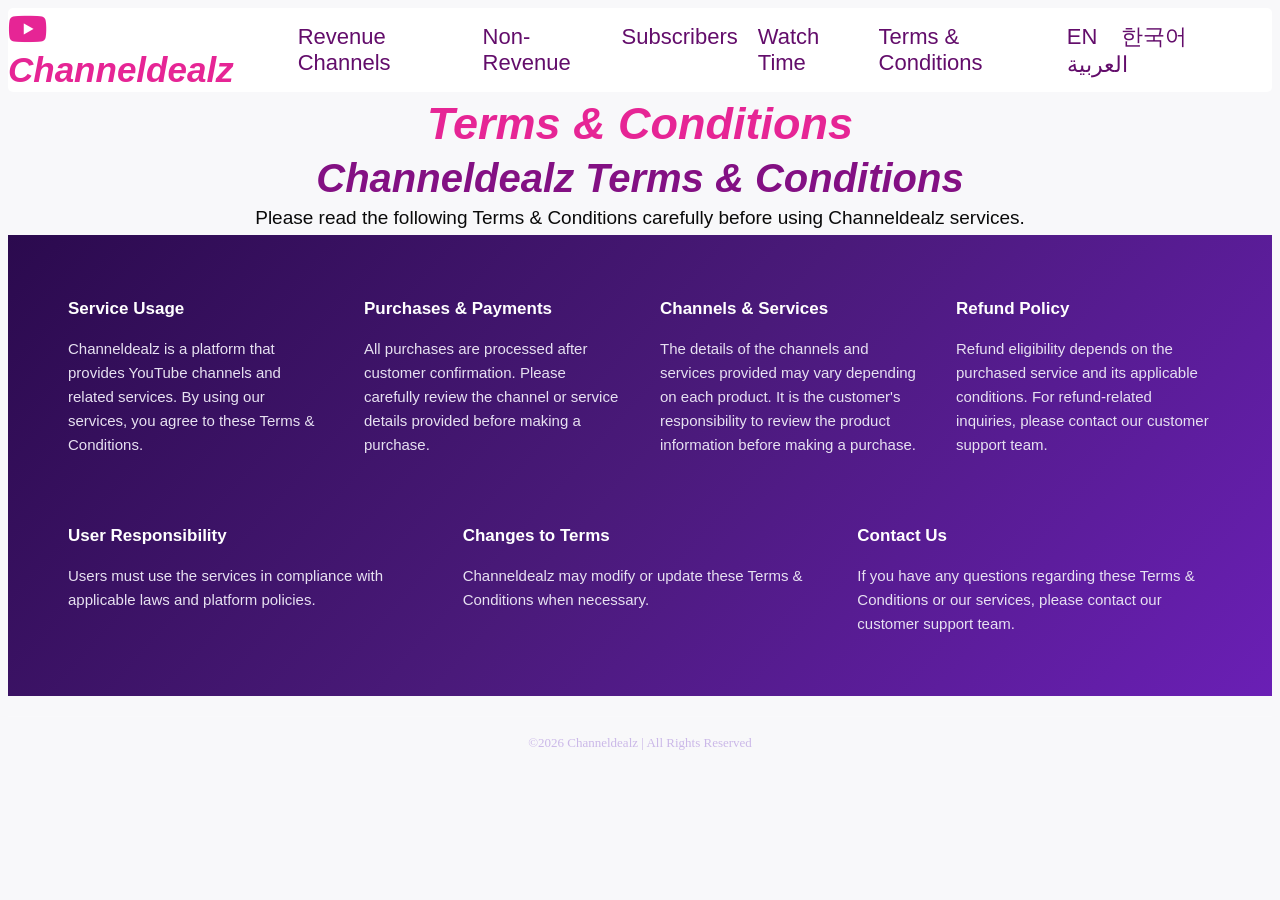
<file: terms.html>
<!DOCTYPE html>

<html lang="en">

<head>
    <meta charset="UTF-8">
    <meta name="viewport" content="width=device-width, initial-scale=1.0">
<title>Terms & Conditions | Channeldealz</title>
<meta name="description" content="Read Channeldealz Terms & Conditions covering service usage, 
purchases, payments, channels, refunds, user responsibilities, and service policies.">

<title>Terms & Conditions | Channeldealz</title>

<meta name="description"
    content="Channeldealz Terms & Conditions and Service Policies">

<link rel="stylesheet" href="style.css">

<link rel="stylesheet"
    href="https://cdnjs.cloudflare.com/ajax/libs/font-awesome/6.5.2/css/all.min.css">

<link rel="alternate" hreflang="en" href="./terms.html">
<link rel="alternate" hreflang="ko" href="./ko/terms.html">
<link rel="alternate" hreflang="ar" href="./ar/terms.html">

</head>

<body>

<header>

    <nav class="ao">

        <div class="o">
            <span>
                <i class="fa-brands fa-youtube"></i>
                Channeldealz
            </span>
        </div>

        <ul>
            <li><a href="index.html#channel">Revenue Channels</a></li>
            <li><a href="index.html#non">Non-Revenue</a></li>
            <li><a href="index.html#subscribers">Subscribers</a></li>
            <li><a href="index.html#watch-time">Watch Time</a></li>
            <li><a href="terms.html">Terms & Conditions</a></li>
        </ul>

        <div class="languages">
            <a href="./terms.html">EN</a>
            <a href="./ko/terms.html">한국어</a>
            <a href="./ar/terms.html">العربية</a>
        </div>

    </nav>

</header>


<section id="home">

    <div class="zo">

        <h1 class="co">
            Terms & Conditions
        </h1>

        <h1 class="bo">
            Channeldealz Terms & Conditions
        </h1>

        <p>
            Please read the following Terms & Conditions carefully
            before using Channeldealz services.
        </p>

    </div>

</section>


<section>

    <div class="d">

        <div class="a">

            <h2>Service Usage</h2>

            <p>
                Channeldealz is a platform that provides YouTube
                channels and related services. By using our services,
                you agree to these Terms & Conditions.
            </p>

        </div>


        <div class="a">

            <h2>Purchases & Payments</h2>

            <p>
                All purchases are processed after customer confirmation.
                Please carefully review the channel or service details
                provided before making a purchase.
            </p>

        </div>


        <div class="a">

            <h2>Channels & Services</h2>

            <p>
                The details of the channels and services provided may
                vary depending on each product. It is the customer's
                responsibility to review the product information
                before making a purchase.
            </p>

        </div>


        <div class="a">

            <h2>Refund Policy</h2>

            <p>
                Refund eligibility depends on the purchased service
                and its applicable conditions. For refund-related
                inquiries, please contact our customer support team.
            </p>

        </div>


        <div class="a">

            <h2>User Responsibility</h2>

            <p>
                Users must use the services in compliance with
                applicable laws and platform policies.
            </p>

        </div>


        <div class="a">

            <h2>Changes to Terms</h2>

            <p>
                Channeldealz may modify or update these Terms &
                Conditions when necessary.
            </p>

        </div>


        <div class="a">

            <h2>Contact Us</h2>

            <p>
                If you have any questions regarding these Terms &
                Conditions or our services, please contact our
                customer support team.
            </p>

        </div>

    </div>

</section>


<footer>
    &copy;2026 Channeldealz | All Rights Reserved
</footer>


</body>

</html>
</file>
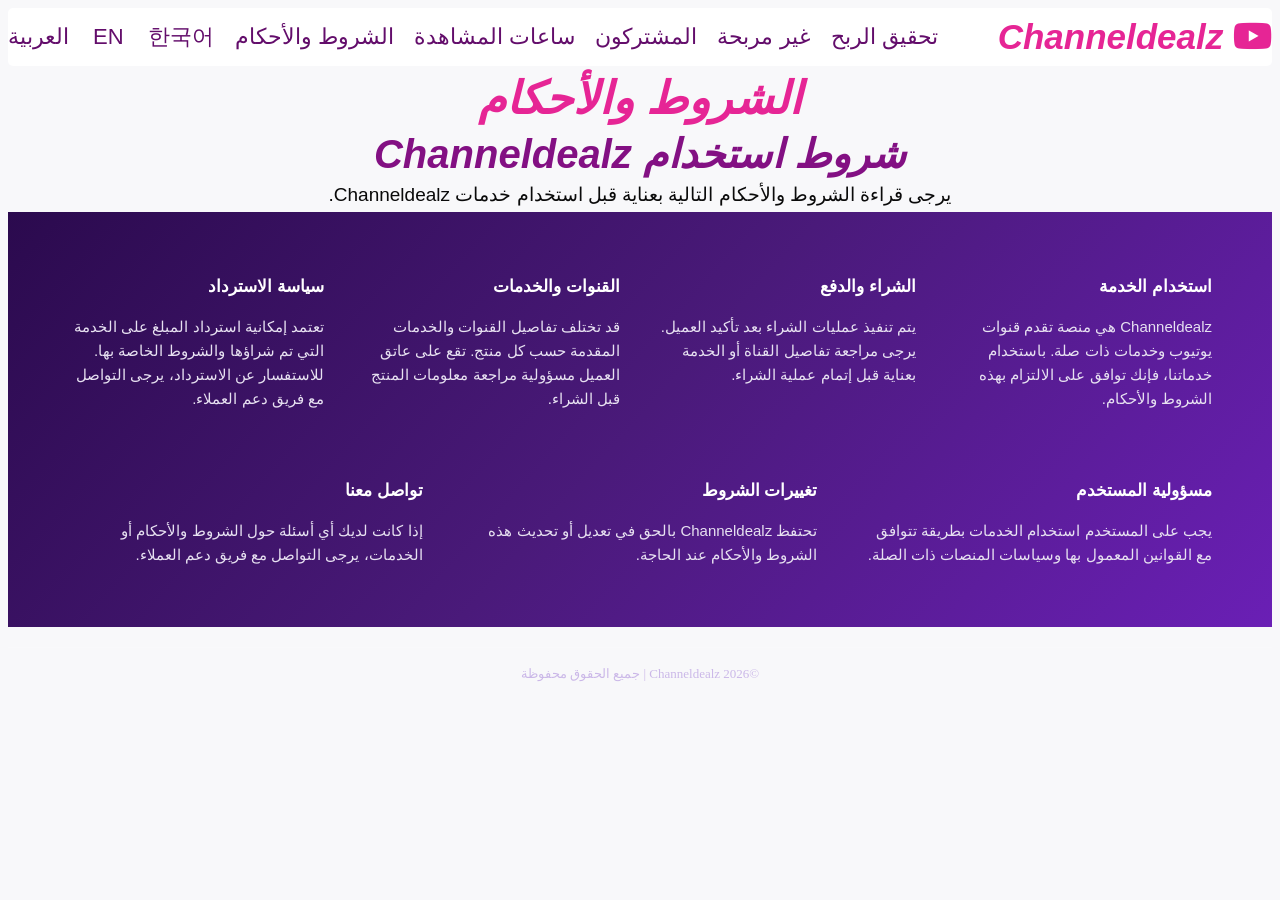
<file: ar/terms.html>
<!DOCTYPE html>
<html lang="ar" dir="rtl">

<head>
    <meta charset="UTF-8">
    <meta name="viewport" content="width=device-width, initial-scale=1.0">

   <title>الشروط والأحكام | Channeldealz</title>
<meta name="description" content="اقرأ شروط وأحكام Channeldealz التي توضح استخدام الخدمات والشراء والدفع والقنوات وسياسة الاسترداد ومسؤوليات المستخدم
 وسياسات الخدمة.">

    <meta name="description"
        content="الشروط والأحكام الخاصة بخدمات Channeldealz">

    <link rel="stylesheet" href="../style.css">

    <link rel="stylesheet"
        href="https://cdnjs.cloudflare.com/ajax/libs/font-awesome/6.5.2/css/all.min.css">

    <link rel="alternate" hreflang="en" href="../terms.html">
    <link rel="alternate" hreflang="ko" href="../ko/terms.html">
    <link rel="alternate" hreflang="ar" href="../ar/terms.html">
</head>

<body>

    <header>

        <nav class="ao">

            <div class="o">
                <span>
                    <i class="fa-brands fa-youtube"></i>
                    Channeldealz
                </span>
            </div>

            <ul>
                <li><a href="index.html#channel">تحقيق الربح</a></li>
                <li><a href="index.html#non">غير مربحة</a></li>
                <li><a href="index.html#subscribers">المشتركون</a></li>
                <li><a href="index.html#watch-time">ساعات المشاهدة</a></li>
                <li><a href="terms.html">الشروط والأحكام</a></li>
            </ul>

            <div class="languages">
                <a href="../terms.html">EN</a>
                <a href="../ko/terms.html">한국어</a>
                <a href="./terms.html">العربية</a>
            </div>

        </nav>

    </header>


    <section id="home">

        <div class="zo">

            <h1 class="co">
                الشروط والأحكام
            </h1>

            <h1 class="bo">
                شروط استخدام Channeldealz
            </h1>

            <p>
                يرجى قراءة الشروط والأحكام التالية بعناية قبل استخدام
                خدمات Channeldealz.
            </p>

        </div>

    </section>


    <section>

        <div class="d">

            <div class="a">

                <h2>استخدام الخدمة</h2>

                <p>
                    Channeldealz هي منصة تقدم قنوات يوتيوب وخدمات ذات صلة.
                    باستخدام خدماتنا، فإنك توافق على الالتزام بهذه الشروط والأحكام.
                </p>

            </div>


            <div class="a">

                <h2>الشراء والدفع</h2>

                <p>
                    يتم تنفيذ عمليات الشراء بعد تأكيد العميل.
                    يرجى مراجعة تفاصيل القناة أو الخدمة بعناية قبل إتمام عملية الشراء.
                </p>

            </div>


            <div class="a">

                <h2>القنوات والخدمات</h2>

                <p>
                    قد تختلف تفاصيل القنوات والخدمات المقدمة حسب كل منتج.
                    تقع على عاتق العميل مسؤولية مراجعة معلومات المنتج قبل الشراء.
                </p>

            </div>


            <div class="a">

                <h2>سياسة الاسترداد</h2>

                <p>
                    تعتمد إمكانية استرداد المبلغ على الخدمة التي تم شراؤها
                    والشروط الخاصة بها. للاستفسار عن الاسترداد، يرجى التواصل
                    مع فريق دعم العملاء.
                </p>

            </div>


            <div class="a">

                <h2>مسؤولية المستخدم</h2>

                <p>
                    يجب على المستخدم استخدام الخدمات بطريقة تتوافق مع
                    القوانين المعمول بها وسياسات المنصات ذات الصلة.
                </p>

            </div>


            <div class="a">

                <h2>تغييرات الشروط</h2>

                <p>
                    تحتفظ Channeldealz بالحق في تعديل أو تحديث هذه الشروط
                    والأحكام عند الحاجة.
                </p>

            </div>


            <div class="a">

                <h2>تواصل معنا</h2>

                <p>
                    إذا كانت لديك أي أسئلة حول الشروط والأحكام أو الخدمات،
                    يرجى التواصل مع فريق دعم العملاء.
                </p>

            </div>

        </div>

    </section>


    <footer>
        &copy;2026 Channeldealz | جميع الحقوق محفوظة
    </footer>

</body>

</html>
</file>
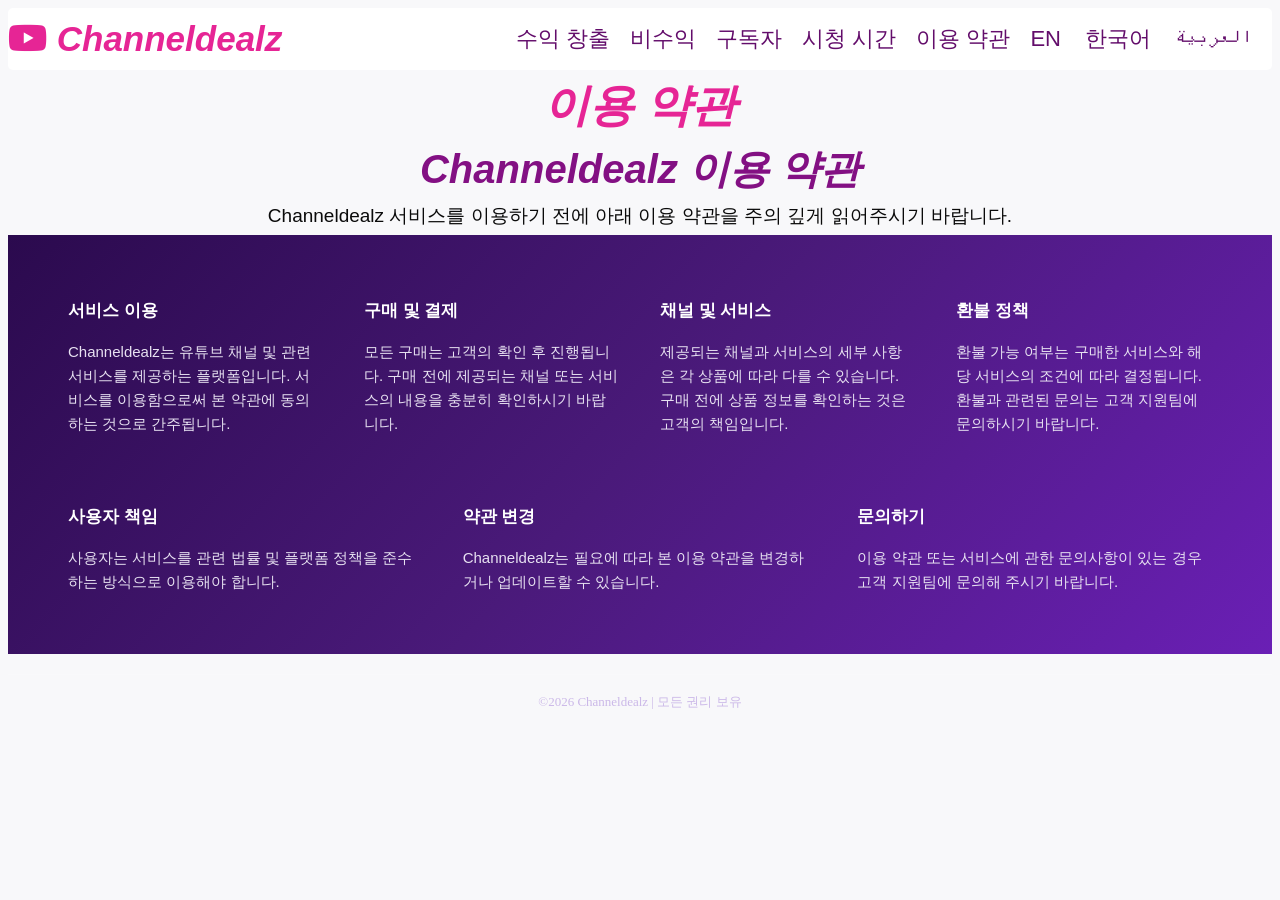
<file: ko/terms.html>
<!DOCTYPE html>
<html lang="ko">

<head>
    <meta charset="UTF-8">
    <meta name="viewport" content="width=device-width, initial-scale=1.0">

   <title>이용 약관 | Channeldealz</title>
<meta name="description" content="Channeldealz 이용 약관을 확인하세요. 서비스 이용, 
구매 및 결제, 채널 및 서비스, 환불 정책, 사용자 책임 및 서비스 정책에 대한 내용을 안내합니다.">

    <meta name="description"
        content="Channeldealz 이용 약관 및 서비스 정책">

    <link rel="stylesheet" href="../style.css">

    <link rel="stylesheet"
        href="https://cdnjs.cloudflare.com/ajax/libs/font-awesome/6.5.2/css/all.min.css">

    <link rel="alternate" hreflang="en" href="../terms.html">
    <link rel="alternate" hreflang="ko" href="./terms.html">
    <link rel="alternate" hreflang="ar" href="../ar/terms.html">
</head>

<body>

    <header>

        <nav class="ao">

            <div class="o">
                <span>
                    <i class="fa-brands fa-youtube"></i>
                    Channeldealz
                </span>
            </div>

            <ul>
                <li><a href="index.html#channel">수익 창출</a></li>
                <li><a href="index.html#non">비수익</a></li>
                <li><a href="index.html#subscribers">구독자</a></li>
                <li><a href="index.html#watch-time">시청 시간</a></li>
                <li><a href="terms.html">이용 약관</a></li>
            </ul>

            <div class="languages">
                <a href="../terms.html">EN</a>
                <a href="./terms.html">한국어</a>
                <a href="../ar/terms.html">العربية</a>
            </div>

        </nav>

    </header>


    <section id="home">

        <div class="zo">

            <h1 class="co">
                이용 약관
            </h1>

            <h1 class="bo">
                Channeldealz 이용 약관
            </h1>

            <p>
                Channeldealz 서비스를 이용하기 전에 아래 이용 약관을
                주의 깊게 읽어주시기 바랍니다.
            </p>

        </div>

    </section>


    <section>

        <div class="d">

            <div class="a">

                <h2>서비스 이용</h2>

                <p>
                    Channeldealz는 유튜브 채널 및 관련 서비스를 제공하는
                    플랫폼입니다. 서비스를 이용함으로써 본 약관에 동의하는 것으로 간주됩니다.
                </p>

            </div>


            <div class="a">

                <h2>구매 및 결제</h2>

                <p>
                    모든 구매는 고객의 확인 후 진행됩니다.
                    구매 전에 제공되는 채널 또는 서비스의 내용을
                    충분히 확인하시기 바랍니다.
                </p>

            </div>


            <div class="a">

                <h2>채널 및 서비스</h2>

                <p>
                    제공되는 채널과 서비스의 세부 사항은 각 상품에 따라
                    다를 수 있습니다. 구매 전에 상품 정보를 확인하는 것은
                    고객의 책임입니다.
                </p>

            </div>


            <div class="a">

                <h2>환불 정책</h2>

                <p>
                    환불 가능 여부는 구매한 서비스와 해당 서비스의
                    조건에 따라 결정됩니다. 환불과 관련된 문의는
                    고객 지원팀에 문의하시기 바랍니다.
                </p>

            </div>


            <div class="a">

                <h2>사용자 책임</h2>

                <p>
                    사용자는 서비스를 관련 법률 및 플랫폼 정책을
                    준수하는 방식으로 이용해야 합니다.
                </p>

            </div>


            <div class="a">

                <h2>약관 변경</h2>

                <p>
                    Channeldealz는 필요에 따라 본 이용 약관을
                    변경하거나 업데이트할 수 있습니다.
                </p>

            </div>


            <div class="a">

                <h2>문의하기</h2>

                <p>
                    이용 약관 또는 서비스에 관한 문의사항이 있는 경우
                    고객 지원팀에 문의해 주시기 바랍니다.
                </p>

            </div>

        </div>

    </section>


    <footer>
        &copy;2026 Channeldealz | 모든 권리 보유
    </footer>

</body>

</html>
</file>
<file: style.css>
.ao a{
    font-size: 22px;
    font-weight:500;
    font-family: 'Segoe UI', Tahoma, Geneva, Verdana, sans-serif;
    color: rgb(99, 13, 107);
    text-decoration:none;
    margin-right: 20px;
}
.progress {
    width: 100%;
    height: 8px;
    background: #e5e5e5;
    border-radius: 10px;
    overflow: hidden;
    position: fixed;
    top:0;
    left:0;
    right:9px;
    z-index: 9999;
}

#progress-bar {
    width: 0%;
    height: 100%;
    background: #490eaf;
    border-radius: 10px;
    transition: width 0.3s ease;
}
.ao a:hover{
    background-color: rgb(143, 36, 137);
    color:#edeff3;
}
.ao ul{
    margin-left: auto;
    display: flex;
    list-style: none;
}
.ao li{
    font-weight:1000;
}
.o{
    display:flex;
    align-items: center;
    gap: 2px;
}
.o span img{
 vertical-align: middle;
}
.ao span{
    font-size: 35px;
    font-style: italic;
    color: rgb(230, 37, 149);
    font-family:'Gill Sans', 'Gill Sans MT', Calibri, 'Trebuchet MS', sans-serif;
    font-weight:800 !important;
}
.ao{
    display: flex;
    align-items: center;
    border-radius: 5px;
    background:white;
}
.zo h1,.zo p{
    margin: 6px 0;
}
.bo{
    color: rgb(131, 16, 131);
    font-family:Arial, Helvetica, sans-serif;
    font-size:40px;
    font-style: italic;
    text-align: center;
    font-weight: 700;
}
.co{
    color: rgb(230, 37, 149);
    font-family: Arial, Helvetica, sans-serif;
    font-size: 45px;
    font-style: italic;
    text-align: center;
    font-weight:850;
}
.why-us{
    margin: 0 auto;
    text-align: center;
    text-decoration: underline;
    text-decoration-color:  rgb(230, 37, 149);
    text-decoration-thickness: 3px;
    font-weight: 700;
    font-size:45px;
    margin-bottom: 10px;
}
.f{
    display: flex;
    justify-content: center;
    margin-bottom: 20px;
}
.f a{
    border-radius: 10px;
    padding:14px 28px;
    width: fit-content;
    background:rgb(148, 4, 129);
    text-align: center;
    text-decoration: none;
    color: #edeff3;
    font-size:23px;
    font-weight:600;
}
.zo p{
    color:rgb(10, 10, 10);
    font-size: 19px;
    text-align: center;
    font-family: 'Lucida Sans', 'Lucida Sans Regular', 'Lucida Grande', 'Lucida Sans Unicode', Geneva, Verdana, sans-serif;
}
.yo {
    display: flex;
    gap: 16px;
    align-items: stretch;
}

.xo {
    width: 100%;
    text-align: center;
    padding: 14px 16px;
    color: #222;
    background: rgba(255, 255, 255, 0.98);
    border: 1px solid rgba(106, 31, 181, 0.16);
    border-radius: 10px;
    margin-bottom: 5px;
    font-family: Arial, Helvetica, sans-serif;
    transition: 0.3s ease;
    box-shadow: 0 4px 15px rgba(70, 5, 139, 0.08);
}

.xo i {
    color: #6a1fb5;
    font-size: 17px;
    margin-bottom: 7px;
    transition: 0.3s ease;
}

.xo h3 {
    font-size: 16px !important;
    font-weight: 700;
    color: #46105f;
    margin: 4px 0 7px;
    line-height: 1.3;
}

.xo p {
    margin: 0;
    font-size: 12px;
    line-height: 1.5;
    color: #555;
}

.xo:hover {
    transform: translateY(-4px);
    border-color: rgba(168, 85, 247, 0.45);
    box-shadow: 0 10px 25px rgba(106, 31, 181, 0.14);
}

.xo:hover i {
    transform: scale(1.08);
}
.lo{
    width: 50px !important;
    height: 24px !important;
    margin-top: 5px;
}
body{
    background-color: rgb(248, 248, 250);
}
#channel h1{
    color: #fff;
font-weight: 700;
font-size: 27px;
text-align: center;
font-family: Arial, Helvetica, sans-serif;
line-height: 1.25;
background: linear-gradient(135deg, #6f1d8f, #8b2bb2);
border: 1px solid rgba(168, 85, 247, 0.35);
border-radius: 7px;
padding: 5px 14px;
width: fit-content;
margin: 0 auto 12px;
box-shadow: 0 4px 14px rgba(111, 29, 143, 0.15);
}
#channel h3{
    color: rgb(131, 30, 101);
    text-align: center;
    font-size: 19px;
    font-family: Arial, Helvetica, sans-serif;
}
.no{
    box-sizing: border-box;
    width:340px;
    max-width: 300px;
    padding: 20px;
    align-items: center;
    border-radius: 14px;
    background-color: white;
    justify-content: center;
    transition: transform 0.3 ease;
    box-shadow: 0 5px 9px #cbb8e8;
}
.no:hover{
    transform:translateY(-6px);
    box-shadow: 0 18px 20px #cbb8e8;
}
.no h2{
    text-align:center !important;
    border: none !important;
    font-size:24px !important;
    font-weight: 700 !important;
    color:#621864 !important;
    margin: 0 0 12px !important;
    border-radius: 4px !important;
    background: none;
}
.no h3{
  margin:0 0 22px !important;
  font-weight: 700 !important;
  font-size: 30px !important;
  color:#621864 !important;
  background: none;
  border: none;
}
.no ul{
    padding-left: 22px;
    margin: 0 0 25px;
    font-family: 'Segoe UI', Tahoma, Geneva, Verdana, sans-serif;
}
.no li{
    margin-bottom: 12px;
    font-size: 17px;
    color: #334155;
    list-style:circle;
}
.no a{
   display: block;
   padding: 13px 20px;
   border:5px solid #621864;
   color:#621864;
   text-align: center;
   text-decoration: none;
   font-size: 22px;
   font-weight: 600;
   border-radius: 8px;
   transition: all 0.3s ease;
}
.purchase-popup {
    position: fixed;
    inset: 0;
    background: rgba(0, 0, 0, 0.6);
    display: flex;
    justify-content: center;
    align-items: center;
    z-index: 99999;
}

.popup-box {
    width: 90%;
    max-width: 380px;
    background: #fff;
    padding: 30px;
    border-radius: 15px;
    text-align: center;
    position: relative;
    box-sizing: border-box;
}

.popup-box h2 {
    margin: 0 0 10px;
}

.popup-box p {
    margin: 0 0 20px;
}

.close-popup {
    position: absolute;
    top: 8px;
    right: 12px;
    border: none;
    background: transparent;
    font-size: 28px;
    cursor: pointer;
}

.purchase-option {
    display: flex;
    align-items: center;
    justify-content: center;
    width: 100%;
    padding: 13px;
    margin: 12px 0;
    border-radius: 8px;
    text-decoration: none;
    font-size: 16px;
    font-weight: bold;
    box-sizing: border-box;
}

.purchase-option i {
    margin-right: 10px;
    font-size: 20px;
}

.purchase-whatsapp {
    background: #25D366;
    color: white;
}

.purchase-telegram {
    background: #229ED9;
    color: white;
}

.purchase-kakao {
    background: #FEE500;
    color: #000;
}
.wo{
    height:1px;
    background-color: #423942;
    opacity:0.5;
    margin-bottom:8px;
}
.x{
    height:1px;
    background-color: rgb(66, 56, 65);
    opacity:0.5;
    margin-bottom: 8px;
}
.go{
    width: 300px;
    max-width: 300px;
    border-radius: 14px;
    padding: 20px;
    transition: transform 0.3s ease;
    font-family: Arial, sans-serif;
    background-color:#ffffff;
    box-shadow: 0 5px 9px #e8b8e6;
}
.go:hover{
    transform:translateY(-6px);
    box-shadow: 0 18px 20px #cbb8e8;
}
.go h2{
    text-align: center !important;
    border: none !important;
    font-size:24px !important;
    font-weight: 700 !important;
    color:rgb(212, 31, 182) !important;
    margin: 0 0 12px !important;
    border-radius: 4px!important;
}
.go h3{
  margin:0 0 22px !important;
  font-weight: 700 !important;
  font-size: 30px !important;
  color:rgb(212, 31, 182) !important;
}
.go ul{
    padding-left: 22px;
    margin: 0 0 25px;
    font-family: 'Segoe UI', Tahoma, Geneva, Verdana, sans-serif;
}
.go li{
    margin-bottom: 12px;
    font-size: 17px;
    list-style:circle;
}
.go a{
   display: block;
   padding: 13px 20px;
   border:5px solid rgb(212, 31, 182);
   color:rgb(212, 31, 182);
   text-align: center;
   text-decoration: none;
   font-size: 21px;
   font-weight: 600;
   border-radius: 8px;
   transition: all 0.3 ease;
}
.jo{
    width: 100%;
    max-width: 1150px;
    margin: 30px auto;
    
    display: flex;
    justify-content: center;
    align-items: stretch;
    
    gap: 50px;
    padding: 0 20px;
    box-sizing: border-box;
}
#non h1{
    color: #fff;
font-weight: 700;
font-size: 27px;
text-align: center;
font-family: Arial, Helvetica, sans-serif;
line-height: 1.25;
background: linear-gradient(135deg, #6f1d8f, #8b2bb2);
border: 1px solid rgba(168, 85, 247, 0.35);
border-radius: 7px;
padding: 5px 14px;
width: fit-content;
margin: 0 auto 12px;
box-shadow: 0 4px 14px rgba(111, 29, 143, 0.15);
}
#non h3{
    color: rgb(131, 30, 101);
    text-align: center;
    font-family: Arial, Helvetica, sans-serif;
    font-size: 19px;
}
#subscribers h1{
    color: #fff;
font-weight: 700;
font-size: 27px;
text-align: center;
font-family: Arial, Helvetica, sans-serif;
line-height: 1.25;
background: linear-gradient(135deg, #6f1d8f, #8b2bb2);
border: 1px solid rgba(168, 85, 247, 0.35);
border-radius: 7px;
padding: 5px 14px;
width: fit-content;
margin: 0 auto 12px;
box-shadow: 0 4px 14px rgba(111, 29, 143, 0.15);
}
#subscribers h3{
    color: rgb(131, 30, 101);
    text-align: center;
    font-size: 19px;
    font-family: Arial, Helvetica, sans-serif;
}
#watch-time h1{
    color: #fff;
font-weight: 700;
font-size: 27px;
text-align: center;
font-family: Arial, Helvetica, sans-serif;
line-height: 1.25;
background: linear-gradient(135deg, #6f1d8f, #8b2bb2);
border: 1px solid rgba(168, 85, 247, 0.35);
border-radius: 7px;
padding: 5px 14px;
width: fit-content;
margin: 0 auto 12px;
box-shadow: 0 4px 14px rgba(111, 29, 143, 0.15);
}
#watch-time h3{
    color: rgb(131, 30, 101);
    text-align: center;
    font-size: 19px;
    font-family: Arial, Helvetica, sans-serif;
}
.faq-section {
    max-width: 900px;
    margin: 110px auto;
    padding: 20px;
}

.faq-heading {
    text-align: center;
    margin-bottom: 45px;
}

.faq-heading span {
    display: inline-block;
    font-size: 16px;
    font-weight: 700;
    letter-spacing: 4px;
    color: #a855f7;
    margin-bottom: 8px;
}

.faq-heading h2 {
    font-size: 40px;
    line-height: 1.2;
    margin: 8px auto 15px;
    font-weight: 700;
    letter-spacing: -0.5px;
    text-decoration: underline;
    text-decoration-color: #e62595;
    text-decoration-thickness: 3px;
    text-underline-offset: 8px;
}

.faq-heading p {
    max-width: 650px;
    margin: auto;
    font-size: 15px;
    line-height: 1.7;
    opacity: .65;
}

.faq-container {
    display: flex;
    flex-direction: column;
    gap: 14px;
}

.faq-item {
    border: 1px solid rgba(168, 85, 247, .25);
    border-radius: 16px;
    background: rgba(168, 85, 247, .035);
    overflow: hidden;
    transition: all .3s ease;
}

.faq-item:hover {
    border-color: rgba(168, 85, 247, .65);
    box-shadow: 0 10px 30px rgba(168, 85, 247, .12);
    transform: translateY(-2px);
}

.faq-question {
    width: 100%;
    min-height: 68px;
    padding: 20px 22px;
    background: transparent;
    color: inherit;
    border: 0;
    display: flex;
    justify-content: space-between;
    align-items: center;
    gap: 20px;
    cursor: pointer;
    font-size: 16px;
    font-weight: 600;
    line-height: 1.5;
    text-align: left;
}

.faq-question span {
    flex: 1;
}

.faq-question b {
    min-width: 34px;
    height: 34px;
    display: flex;
    align-items: center;
    justify-content: center;
    border-radius: 50%;
    background: rgba(168, 85, 247, .1);
    color: #a855f7;
    font-size: 22px;
    font-weight: 400;
    transition: transform .3s ease, background .3s ease;
}

.faq-question:hover b {
    background: rgba(168, 85, 247, .18);
}

.faq-answer {
    max-height: 0;
    overflow: hidden;
    transition: max-height .4s ease;
}

.faq-answer p {
    margin: 0;
    padding: 0 22px 22px;
    font-size: 15px;
    line-height: 1.8;
    opacity: .7;
}

.faq-item.active .faq-question {
    border-bottom: 1px solid rgba(168, 85, 247, .12);
}

.faq-item.active .faq-question b {
    transform: rotate(180deg);
    background: rgba(168, 85, 247, .18);
}

@media (max-width: 768px) {
    .faq-section {
        margin: 70px auto;
        padding: 15px;
    }

    .faq-heading h2 {
        font-size: 30px;
    }

    .faq-heading p {
        font-size: 14px;
    }

    .faq-question {
        padding: 17px;
        font-size: 15px;
    }

    .faq-answer p {
        padding: 0 17px 18px;
        font-size: 14px;
    }
}

@media (max-width: 480px) {
    .faq-heading h2 {
        font-size: 26px;
    }

    .faq-heading span {
        font-size: 12px;
        letter-spacing: 3px;
    }

    .faq-question {
        min-height: 62px;
        padding: 15px;
    }

    .faq-question b {
        min-width: 30px;
        height: 30px;
        font-size: 19px;
    }
}
.ho{
    background: rgb(36, 4, 31);
    min-height: 100vh;
    display: flex;
    justify-content: center;
    gap:20px;
    flex-wrap: wrap;
}
.ho h1{
    color: #edeff3 !important;
    text-align: center !important;
    font-weight:1000;
    font-size:55px;
}
.ho h3{
    color:#fcf3fb;
    margin: 0;
}
.vo{
    border-bottom: 1px solid #263246;
}
.qo h2{
  color:#fff;
  font-size: 32px;
  margin-bottom: 10px;
}
.qo h3{
    color:#eef0f3;
    text-align: justify;
    display: block;
    white-space: normal;
    font-family: Arial, Helvetica, sans-serif;
    word-spacing: 1px;
    line-height: 1.7;
}
 .vo,
 .qo{
position: relative;
border-left:2px solid #d861ce;
margin-left: 35px;
padding: 10px 0 10px 18px;
box-sizing: border-box;
flex-basis: 100%;
}
 .vo h1,
 .qo h2,
 .qo h3{
    margin-left: 0;
    padding-left: 0;
    text-align: left;
    display: block;
}
section:has(.d){
    background: linear-gradient(132deg,#2b0a4e,#4a1a7a,#6a1fb5);
    padding: 50px 60px 20px;
    color:#eee;
    font-family: 'Segoe UI', Tahoma, Geneva, Verdana, sans-serif;
}
.d{
    display: flex;
    justify-content: space-between;
    flex-wrap: wrap;
    gap:40px;
    max-width: 1200px;
    margin: 0 auto;
    padding-bottom: 25px;
}
.d h2{
    font-size: 17px;
    margin-bottom: 18px;
    color:#fff;
}
.a{
    flex: 1.5;
    min-width: 250px;
}
.a i{
    background: #fff;
    color: #6a1fb5;
    border-radius: 50%;
    padding: 8px;
    font-size: 14px;
    margin-right: 10px;
}
.a p{
    font-size: 15px;
    line-height: 1.6;
    color: #e7e1f1;
}
.b,.c{
  flex: 1;
  min-width: 180px;
}
.b ul,.c ul{
    list-style: none;
    padding: 0;
    margin: 0;
}
.b ul li,.c ul li{
    margin-bottom: 10px;
    color:#d8cbee;
    font-size: 14px;
}
.b ul li a{
    color:#d8cbee;
    text-decoration: none;
    transition: 0.3s;
}
.b ul  li a:hover{
    color:#fff;
    padding-left: 4px;
}
footer{
    text-align: center;
    padding: 18px 0;
    margin-top: 20px;
    border-top: 1px solid rgba(255,255,255,0.15);
    font-size: 13px;
    color:#cbb8e8;
}.stats {
    display: grid;
    grid-template-columns: repeat(4, 1fr);
    gap: 22px;
    max-width: 1100px;
    margin: 50px auto;
}

.stat-box {
    position: relative;
    background: #ffffff;
    padding: 32px 20px;
    text-align: center;
    border: 1px solid #eeeaf7;
    border-radius: 20px;
    box-shadow: 0 10px 30px rgba(80, 55, 130, 0.08);
    overflow: hidden;
    transition: transform 0.3s ease, box-shadow 0.3s ease;
}

.stat-box::before {
    content: "";
    position: absolute;
    top: 0;
    left: 0;
    width: 100%;
    height: 4px;
    background: linear-gradient(90deg, #7c3aed, #fa8bde, #c4b5fd);
}

.stat-box::after {
    content: "";
    position: absolute;
    width: 90px;
    height: 90px;
    right: -35px;
    bottom: -35px;
    background: #f3efff;
    border-radius: 50%;
}

.stat-box:hover {
    transform: translateY(-7px);
    box-shadow: 0 18px 40px rgba(80, 55, 130, 0.14);
}

.stat-box h2 {
    position: relative;
    z-index: 1;
    margin: 0 0 8px;
    font-size: 34px;
    font-weight: 800;
    color: #6d28d9;
}

.stat-box p {
    position: relative;
    z-index: 1;
    margin: 0;
    color: #6b7280;
    font-size: 14px;
    font-weight: 500;
}

@media (max-width: 768px) {
    .stats {
        grid-template-columns: repeat(2, 1fr);
        gap: 15px;
        margin: 35px 15px;
    }

    .stat-box {
        padding: 25px 12px;
    }

    .stat-box h2 {
        font-size: 27px;
    }
}
@media (max-width: 1200px) {

    .ao {
        flex-wrap: wrap;
        padding: 10px 18px;
        gap: 8px;
    }

    .ao ul {
        flex-wrap: wrap;
        justify-content: center;
        gap: 5px 8px;
        margin-left: auto;
    }

    .ao a {
        font-size: 19px;
        margin-right: 8px;
    }

    .o {
        flex-shrink: 0;
    }

    .jo {
        max-width: 960px;
        flex-wrap: wrap;
        justify-content: center;
    }

    .co,
    .bo {
        font-size: 40px;
    }

    #channel h1,
    #non h1,
    #subscribers h1,
    #watch-time h1 {
        font-size: 30px;
        line-height: 1.1;
    }
}

@media (max-width: 900px) {

    .ao {
        padding: 10px 15px;
    }

    .ao ul {
        width: 100%;
        justify-content: center;
        margin-left: 0;
        flex-wrap: wrap;
        gap: 4px 8px;
    }

    .ao a {
        font-size: 17px;
        margin-right: 4px;
    }

    .jo {
        max-width: 650px;
        gap: 25px;
    }

    .co,
    .bo {
        font-size: 36px;
    }

    #channel h1,
    #non h1,
    #subscribers h1,
    #watch-time h1 {
        font-size: 40px;
        line-height: 1.15;
    }

    #channel h3,
    #non h3,
    #subscribers h3,
    #watch-time h3 {
        font-size: 18px;
        line-height: 1.5;
    }

    .ho {
        padding: 35px 6%;
    }

    .ho h1 {
        font-size: 46px;
    }

    .qo h2 {
        font-size: 28px;
    }

    .qo h3 {
        font-size: 17px;
        line-height: 1.6;
    }
}

@media (max-width: 650px) {

    .ao {
        padding: 8px 12px;
        gap: 8px;
    }

    .o {
        width: 100%;
        justify-content: center;
    }

    .ao span {
        font-size: 28px;
    }

    .ao ul {
        width: 100%;
        justify-content: center;
        flex-wrap: wrap;
        gap: 4px 7px;
        margin: 0;
    }

    .ao a {
        font-size: 15px;
        margin-right: 0;
        padding: 3px 2px;
    }

    .co,
    .bo {
        font-size: 30px;
        line-height: 1.25;
    }

    .zo p {
        font-size: 16px;
        line-height: 1.5;
    }

    .yo {
        flex-wrap: wrap;
        justify-content: center;
        gap: 12px;
    }

    .xo {
        width: calc(50% - 6px);
        max-width: none;
    }

    .xo h3 {
        font-size: 19px !important;
    }

    .xo p {
        font-size: 14px;
    }

    #channel h1,
    #non h1,
    #subscribers h1,
    #watch-time h1 {
        font-size: 30px;
        line-height: 1.2;
        padding: 2px;
    }

    #channel h3,
    #non h3,
    #subscribers h3,
    #watch-time h3 {
        line-height: 1.5;
    }

    .jo {
        width: 100%;
        padding: 0 15px;
        flex-wrap: wrap;
        justify-content: center;
        gap: 20px;
    }

    .no,
    .go {
        width: 100%;
        max-width: 400px;
    }

    .no h2,
    .go h2 {
        font-size: 21px;
        line-height: 1.35;
    }

    .no li,
    .go li {
        font-size: 16px;
        line-height: 1.45;
    }

    .no h3,
    .go h3 {
        font-size: 34px;
    }
    .faq-section{
        margin: 60px aauto;
        padding: 15px;
    }
    .faq-heading h2{
        font-size: 27px;
    }
    .faq-question{
        font-size: 14px;
        padding: 17px;
    }
    .ho {
        padding: 30px 18px;
    }

    .ho h1 {
        font-size: 38px;
        line-height: 1.2;
    }

    .vo,
    .qo {
        margin-left: 0;
        padding-left: 14px;
    }

    .qo h2 {
        font-size: 25px;
        line-height: 1.3;
    }

    .qo h3 {
        font-size: 16px;
        line-height: 1.6;
        text-align: left;
        overflow-wrap: anywhere;
    }

    .d {
        padding-left: 20px;
        padding-right: 20px;
    }

    .a,
    .b,
    .c {
        min-width: 0;
        flex: 1 1 100%;
    }
}

@media (max-width: 420px) {

    .ao {
        padding: 8px 8px;
    }

    .ao span {
        font-size: 24px;
    }

    .ao ul {
        gap: 4px 5px;
    }

    .ao a {
        font-size: 13px;
    }

    .co,
    .bo {
        font-size: 26px;
    }

    .yo {
        gap: 10px;
    }

    .xo {
        width: 100%;
    }
   .why-us{
    font-size: 28px;
   }
    .jo {
        padding: 0 12px;
    }

    .no,
    .go {
        padding: 16px;
    }

    .no h2,
    .go h2 {
        font-size: 20px;
    }

    .no li,
    .go li {
        font-size: 15px;
    }

    .no a,
    .go a {
        font-size: 19px;
    }

    .ho {
        padding: 25px 14px;
    }

    .ho h1 {
        font-size: 32px;
    }

    .qo {
        padding-left: 12px;
    }

    .qo h2 {
        font-size: 22px;
    }

    .qo h3 {
        font-size: 15px;
    }
}
.whatsapp{
    position: fixed;
    right: 20px;
    bottom:20px;
    width: 55px;
    height: 55px;
    border-radius: 50%;
    display: flex;
    align-items: center;
    justify-content: center;
    text-decoration: none;
    font-size: 38px;
    z-index: 9999;
    color: green;
}
</file>
